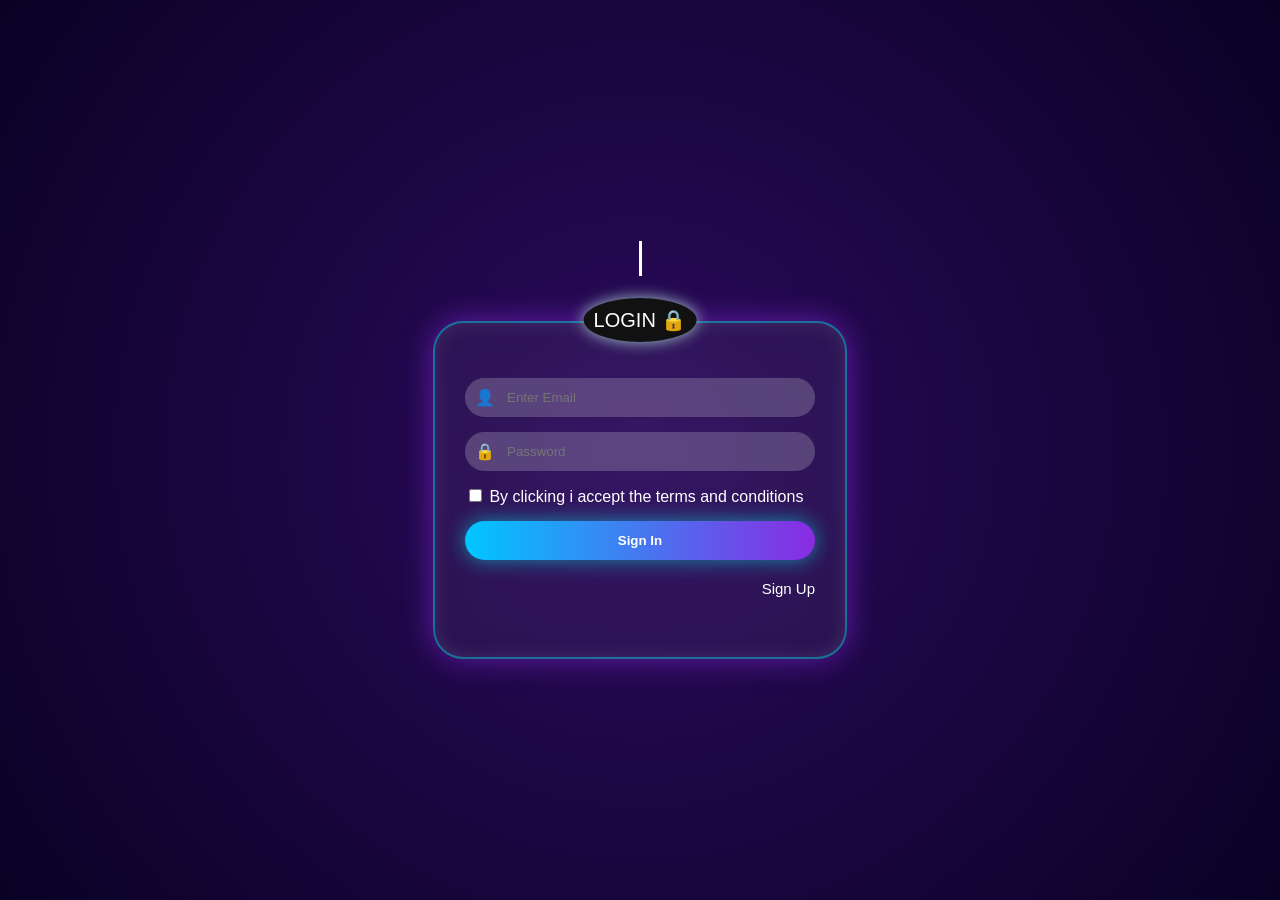
<file: index.html>
<!DOCTYPE html>
<html lang="en">
<head>
  <meta charset="UTF-8">
  <meta name="viewport" content="width=device-width, initial-scale=1.0">
  <title>Document</title>
  <link rel="stylesheet" href="login_register.css">
</head>

<body>

<div class="container">
  <div class="welcom">
    Welcome To BuyBee 🐝 
  </div>
  
  <div class="login-box">
    
    <div class="top-icon"> LOGIN
      🔒
    </div>

    <div class="input-box">
      
      <span >👤</span>
      <input type="email" placeholder="Enter Email" class="email">
    </div>

    <div class="input-box">
      <span>🔒</span>
      <input type="password" placeholder="Password" class="pass">
    </div>

    <div class="option">
      <label><input type="checkbox" class="consent"> By clicking i accept the terms and conditions</label>
     
    </div>

    <button onclick="loginUser()">Sign In</button>

    

  
  <div class="signup_op">
    
    <a href="signup.html" >Sign Up</a>

  </div>

</div>
<script src="login_register.js"></script>

</body>
</html>
</file>
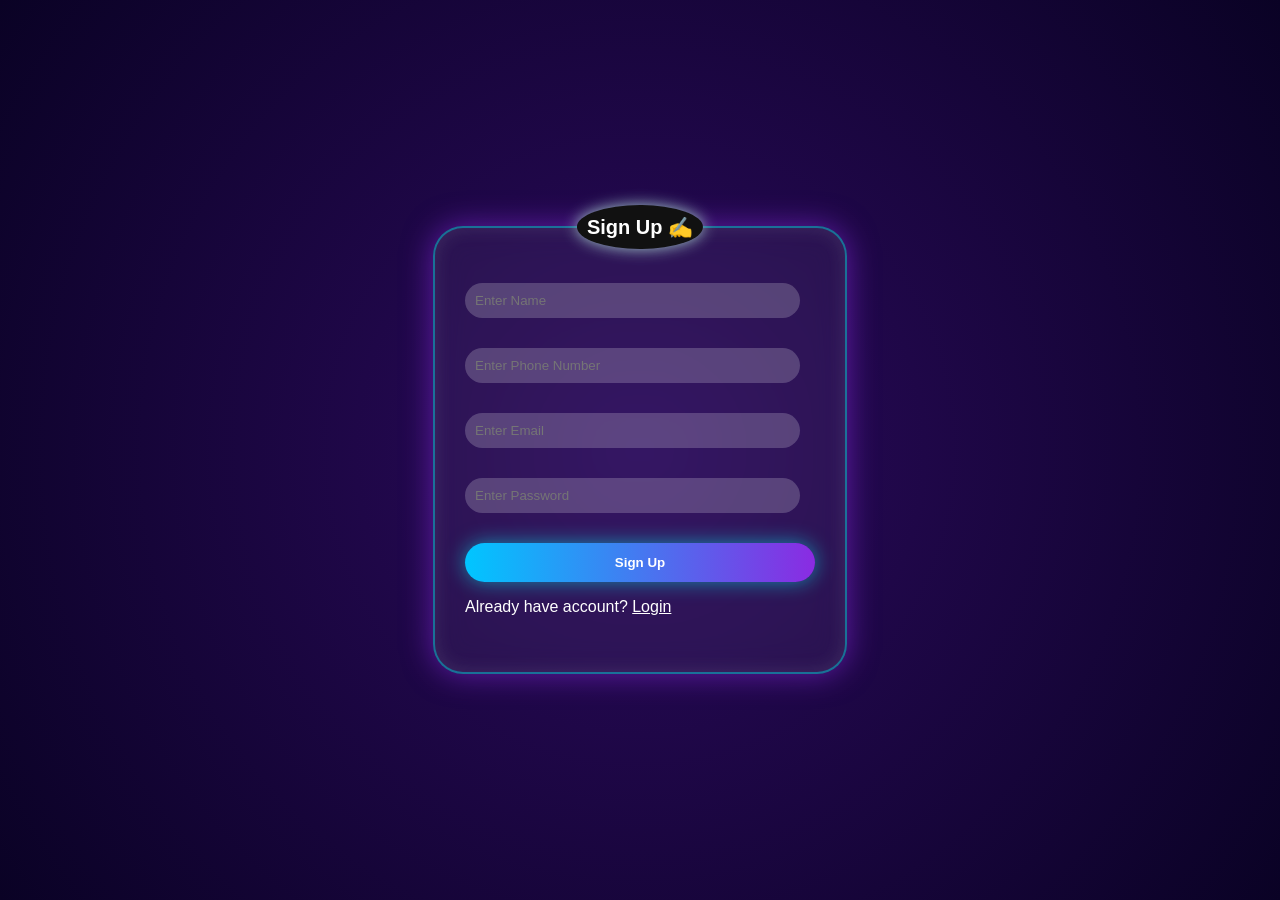
<file: signup.html>
<!DOCTYPE html>
<html lang="en">
<head>
  <meta charset="UTF-8">
  <meta name="viewport" content="width=device-width, initial-scale=1.0">
  <title>Document</title>
  <link rel="stylesheet" href="signup.css">
</head>
<body>

<div class="container">
  <h2 class="top-icon">Sign Up ✍️</h2>

  
  <input type="text" id="name" placeholder="Enter Name">
  <input type="tel" id="name" placeholder="Enter Phone Number">
  <input type="email" id="email" placeholder="Enter Email">
  <input type="password" id="password" placeholder="Enter Password">
  
  <button onclick="signupUser()">Sign Up</button>

  <p>Already have account? <a href="index.html" style="color: white;">Login</a></p>
</div>

<script src="signup.js"></script>

</body>
</html>
</file>
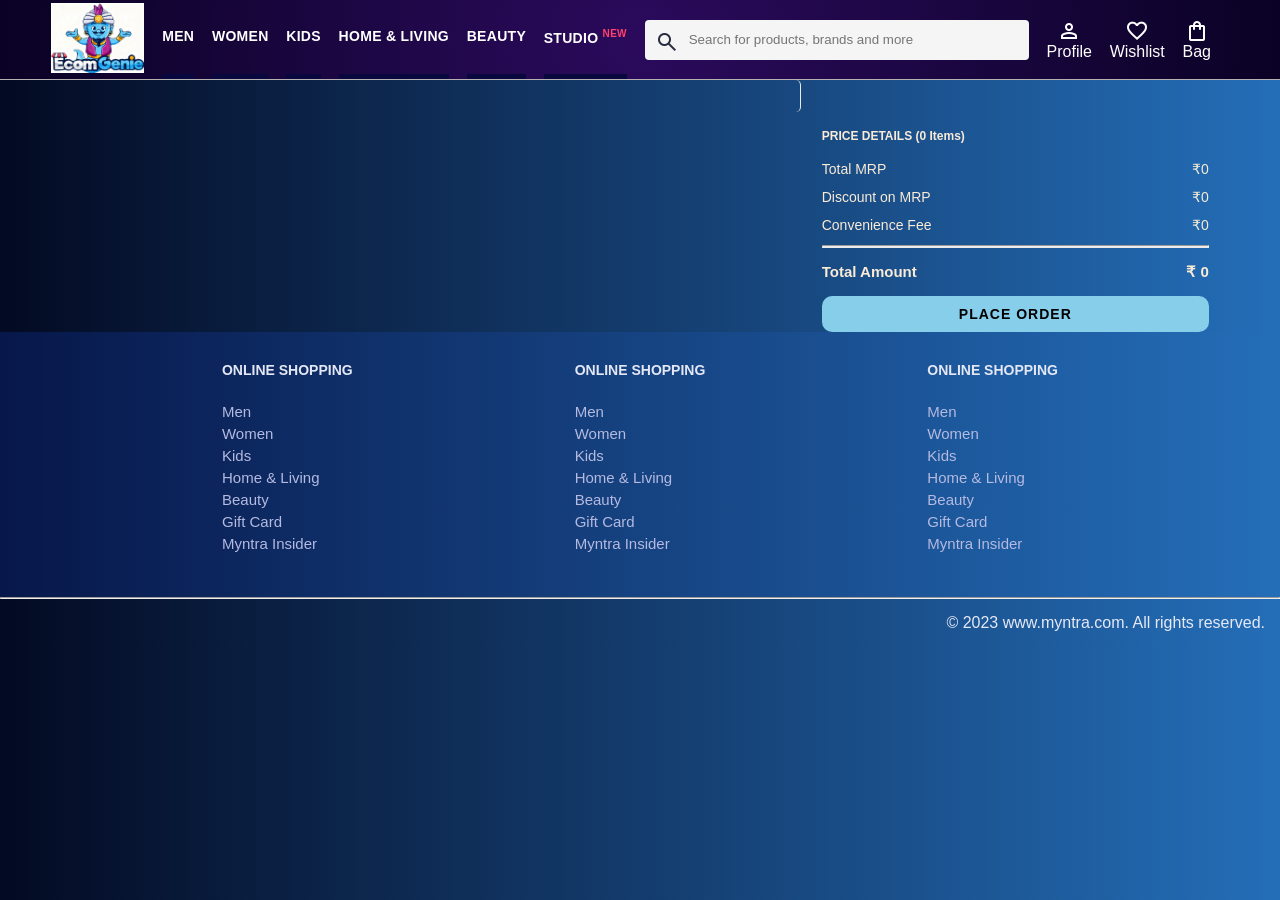
<file: pages/bag.html>
<!DOCTYPE html>
<html lang="en">
<head>
    <title>Myntra Clone</title>
    <link rel="stylesheet" href="../css/index.css">
    <link rel="stylesheet" href="../css/bag.css">
    <link rel="stylesheet" href="https://fonts.googleapis.com/css2?family=Material+Symbols+Outlined:opsz,wght,FILL,GRAD@20..48,100..700,0..1,-50..200" />
</head>
<body>
    <header>
        <div class="logo_container">
            <a href="../dashboard.html"><img class="myntra_home" src="../images/logo.jpg" alt="Myntra Home"></a>
        </div>
        <nav class="nav_bar">
            <a href="mens.html">Men</a>
            <a href="women.html">Women</a>
            <a href="kids.html">Kids</a>
            <a href="home_living.html">Home & Living</a>
            <a href="beauty.html">Beauty</a>
            <a href="studio.html">Studio <sup>New</sup></a>
        </nav>
         <div class="search_bar">
            <span class="material-symbols-outlined search_icon">search</span>
            <input class="search_input" placeholder="Search for products, brands and more" id="searchInput" onkeyup="searchProducts()">
        </div>
        <div class="action_bar">
            <div class="action_container" >
                <span class="material-symbols-outlined action_icon" style="color: white;">person</span>
                <span class="action_name" style="cursor: pointer; color: white;">Profile</span>

        
                 <div  class="dropdown">
                 <p onclick="logoutUser()" style="color: white;">Logout</p>
                 </div>
            </div>

            <a  href="wishlist.html"class="action_container">
                <span class="material-symbols-outlined action_icon" style="color: white;">favorite</span>
                <span class="action_name" style="color: white;">Wishlist</span>
            </a>

            <a class="action_container" href="pages/bag.html">
                <span class="material-symbols-outlined action_icon" style="color: white;">shopping_bag</span>
                <span class="action_name" style="color: white;">Bag</span>
                <span class="bag-item-count">0</span>
            </a>
        </div>
    </header>
    <main>
      <div class="bag-page">
        <div class="bag-items-container">
        

        </div>
        <div class="bag-summary">
         
          
        </div>

      </div>
    </main>
    <footer>
        <div class="footer_container">
            <div class="footer_column">
                <h3>ONLINE SHOPPING</h3>

                <a href="#">Men</a>
                <a href="#">Women</a>
                <a href="#">Kids</a>
                <a href="#">Home & Living</a>
                <a href="#">Beauty</a>
                <a href="#">Gift Card</a>
                <a href="#">Myntra Insider</a>
            </div>

            <div class="footer_column">
                <h3>ONLINE SHOPPING</h3>

                <a href="#">Men</a>
                <a href="#">Women</a>
                <a href="#">Kids</a>
                <a href="#">Home & Living</a>
                <a href="#">Beauty</a>
                <a href="#">Gift Card</a>
                <a href="#">Myntra Insider</a>
            </div>

            <div class="footer_column">
                <h3>ONLINE SHOPPING</h3>

                <a href="#">Men</a>
                <a href="#">Women</a>
                <a href="#">Kids</a>
                <a href="#">Home & Living</a>
                <a href="#">Beauty</a>
                <a href="#">Gift Card</a>
                <a href="#">Myntra Insider</a>
            </div>
        </div>
        <hr>

        <div class="copyright">
            © 2023 www.myntra.com. All rights reserved.
        </div>
    </footer>
    <script src="../data/item.js"></script>
    <script src="../scripts/index.js"></script>
    <script src="../scripts/bag.js"></script>
</body>
</html>
</file>
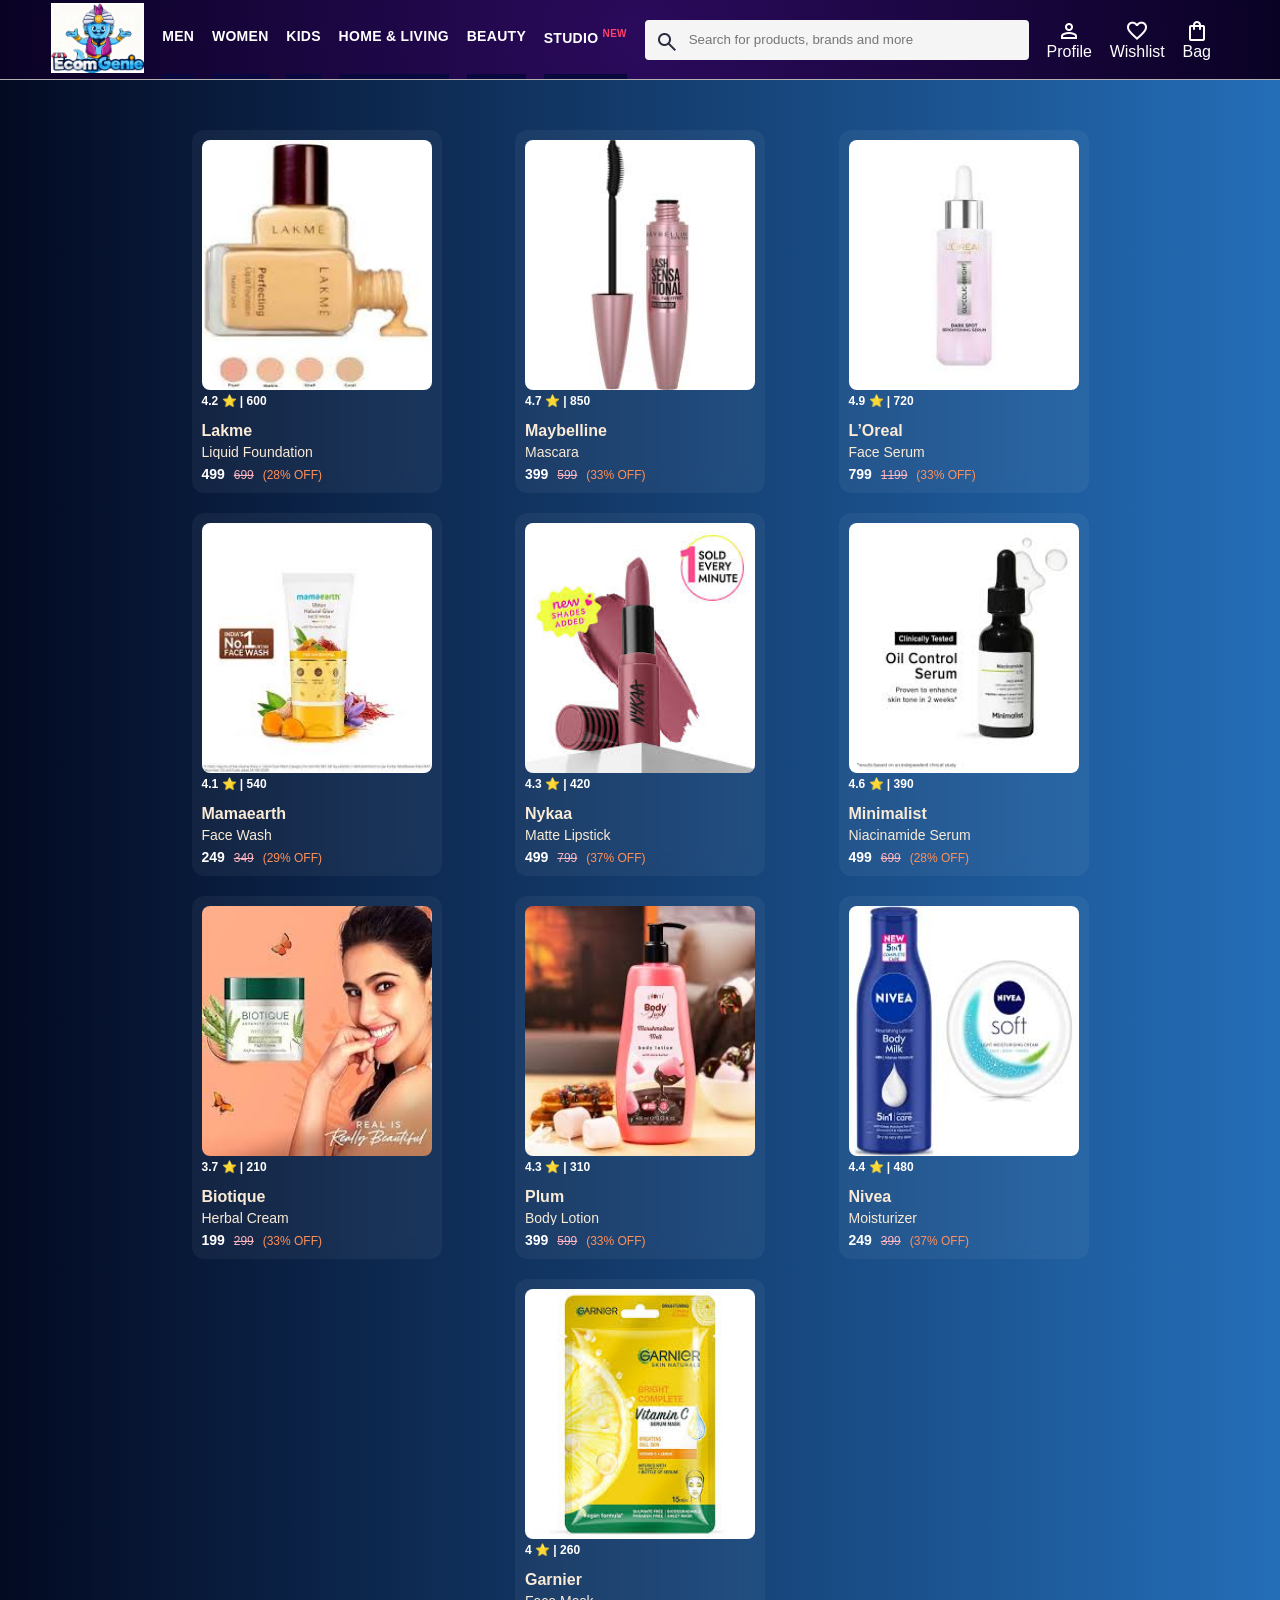
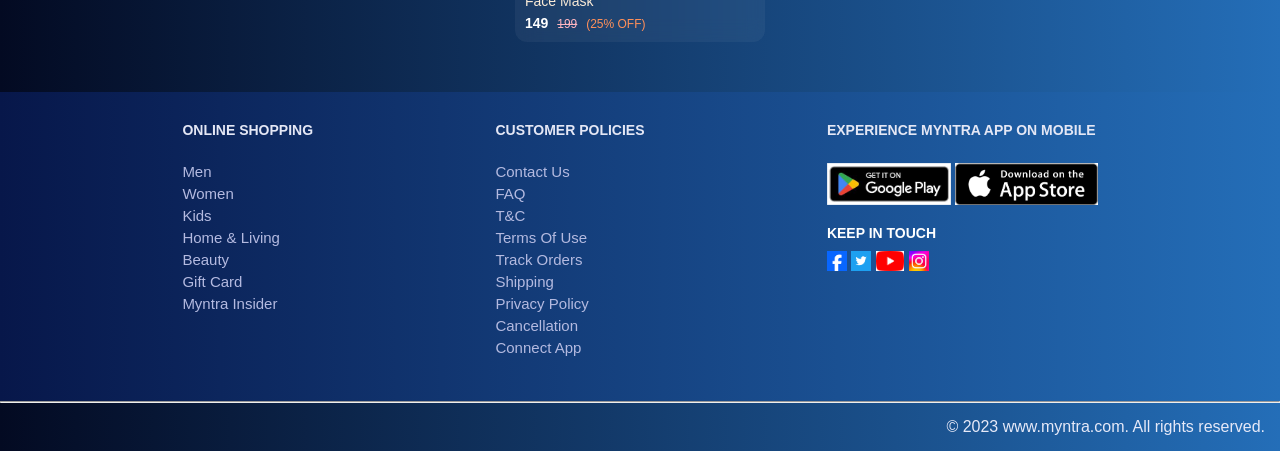
<file: pages/beauty.html>
<!DOCTYPE html>
<html lang="en">
<head>
    <meta charset="UTF-8">
    <meta name="viewport" content="width=device-width, initial-scale=1.0">
    <title>Document</title>
    <link rel="stylesheet" href="../css/index.css">
    <link rel="stylesheet" href="../css/bag.css">
    <link rel="stylesheet" href="https://fonts.googleapis.com/css2?family=Material+Symbols+Outlined:opsz,wght,FILL,GRAD@20..48,100..700,0..1,-50..200" />
</head>
<body>
     <header>
         <div class="logo_container">
            <a href="../dashboard.html"><img class="myntra_home" src="../images/logo.jpg" alt="Myntra Home"></a>
        </div>
        <nav class="nav_bar">
            <a href="mens.html">Men</a>
            <a href="women.html">Women</a>
            <a href="kids.html">Kids</a>
            <a href="home_living.html">Home & Living</a>
            <a href="beauty.html">Beauty</a>
            <a href="studio.html">Studio <sup>New</sup></a>
        </nav>
         <div class="search_bar">
            <span class="material-symbols-outlined search_icon">search</span>
            <input class="search_input" placeholder="Search for products, brands and more" id="searchInput" onkeyup="searchProducts()">
        </div>
        <div class="action_bar">
            <div class="action_container" >
                <span class="material-symbols-outlined action_icon" style="color: white;">person</span>
                <span class="action_name" style="cursor: pointer; color: white;">Profile</span>

        
                 <div  class="dropdown">
                 <p onclick="logoutUser()"style="color: white;">Logout</p>
                 </div>
            </div>

            <a href="wishlist.html"class="action_container">
                <span class="material-symbols-outlined action_icon" style="color: white;">favorite</span>
                <span class="action_name" style="color: white;">Wishlist</span>
            </a>

            <a class="action_container" href="bag.html">
                <span class="material-symbols-outlined action_icon" style="color: white;">shopping_bag</span>
                <span class="action_name" style="color: white;">Bag</span>
                <span class="bag-item-count" style="color: white;">0</span>
            </a>
        </div>
    </header>
    <main>
          <div class="beauty-container">

          </div>
    </main>
    <footer>
        <div class="footer_container">
            <div class="footer_column">
                <h3>ONLINE SHOPPING</h3>

                <a href="#">Men</a>
                <a href="#">Women</a>
                <a href="#">Kids</a>
                <a href="#">Home & Living</a>
                <a href="#">Beauty</a>
                <a href="#">Gift Card</a>
                <a href="#">Myntra Insider</a>
            </div>

            <div class="footer_column">
                <h3>CUSTOMER POLICIES</h3>

                <a href="#">Contact Us</a>
                <a href="#">FAQ</a>
                <a href="#">T&C</a>
                <a href="#">Terms Of Use</a>
                <a href="#">Track Orders</a>
                <a href="#">Shipping</a>
                <a href="#">Privacy Policy</a>
                <a href="#">Cancellation</a>
                <a href="#">Connect App</a>
            </div>

            <div class="footer_column">
                <h3>EXPERIENCE MYNTRA APP ON MOBILE</h3>
                <div class="app_icon">
                <a href="#"><img src="../images/google play.png" class="app_icon"></a>
                <a href="#"><img class="app_icon" src="../images/app store.png"></a>
                </div>
                <div class="social_heading">KEEP IN TOUCH</div>
                <div class="social_icon">
                    <a href="#"><img src="../images/facebook.png"></a>
                    <a href="#"><img src="../images/twitter.png"></a>
                    <a href="#"><img src="../images/youtube.png"></a>
                    <a href="#"><img src="../images/instagram.jpeg"></a>
                </div>

            </div>
        </div>
        <hr>
        
        <div class="copyright" >
            © 2023 www.myntra.com. All rights reserved.
        </div>
    </footer>
    
    
     <script src="../data/item.js"></script>
    

     <script src="../scripts/beauty.js"></script>
     <script src="../scripts/product_detail.js"></script>
     <script src="../scripts/index.js"></script>
</body>
</html>
</file>
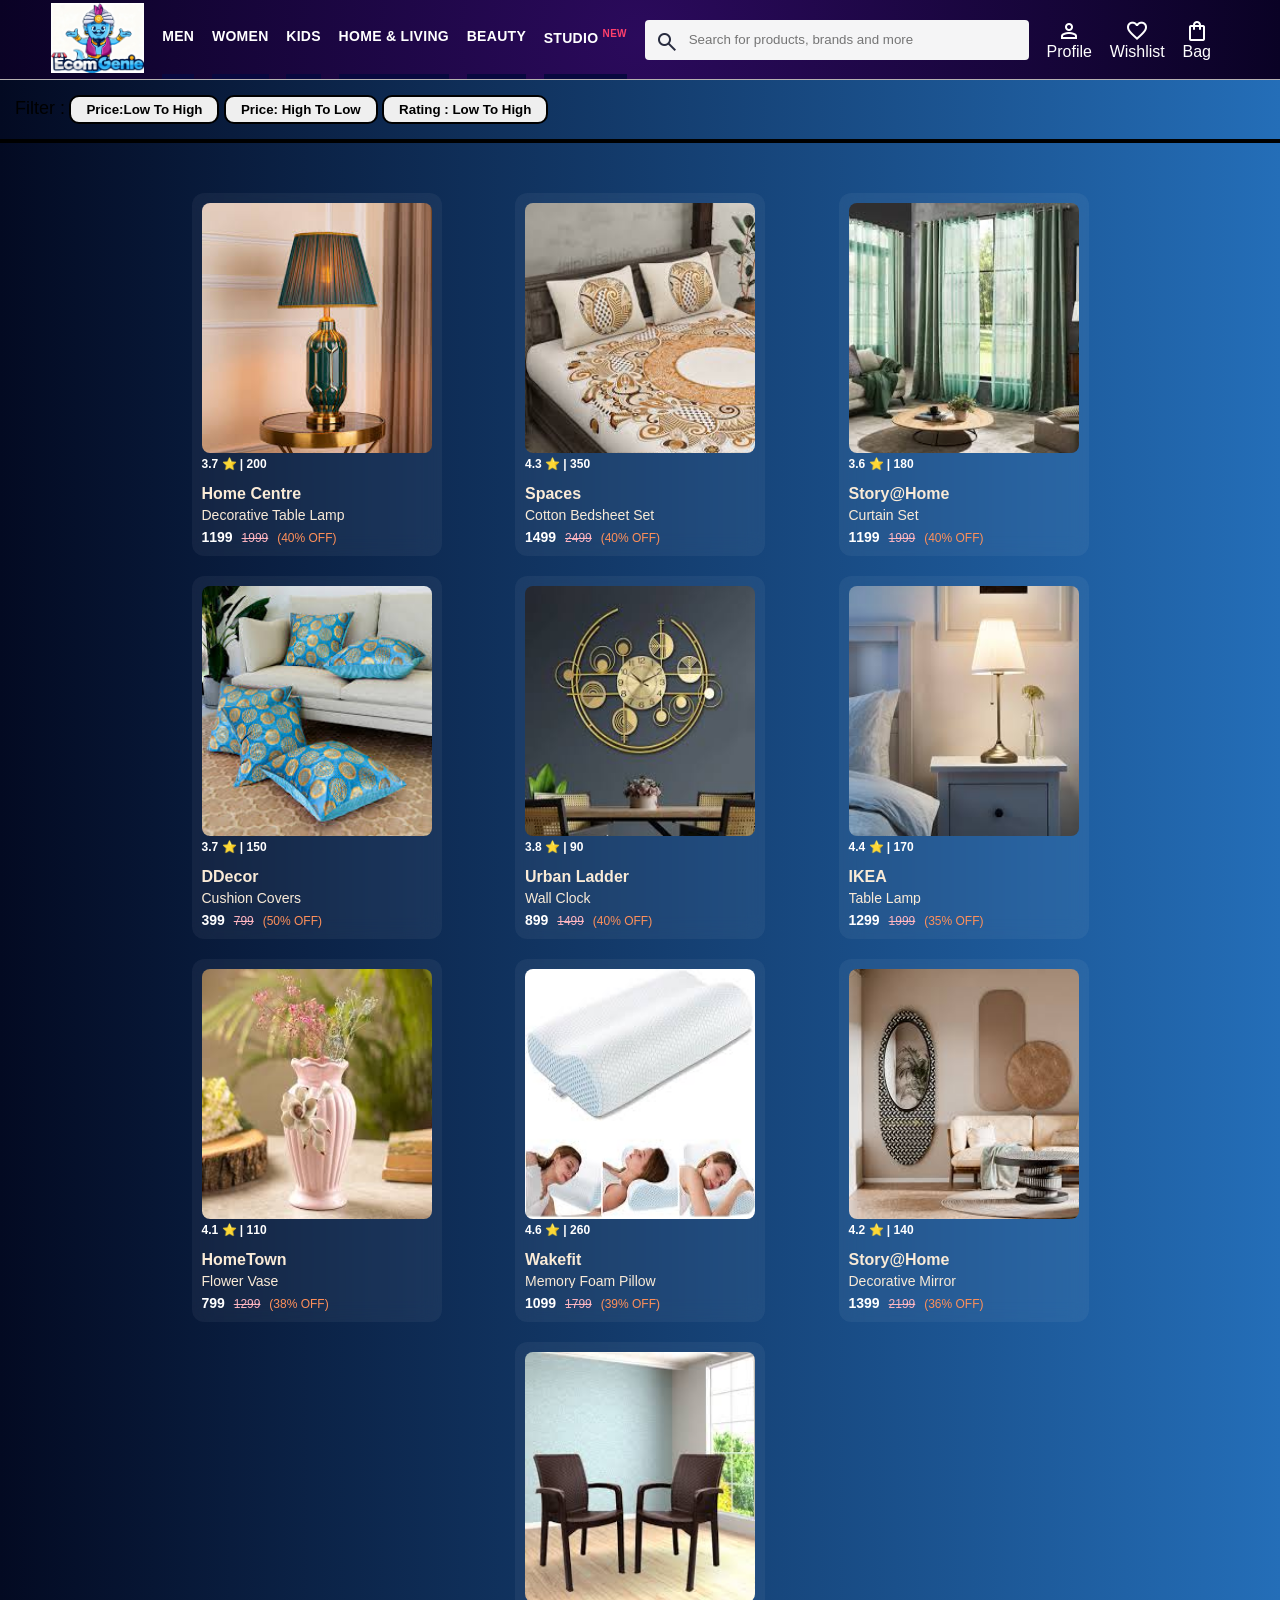
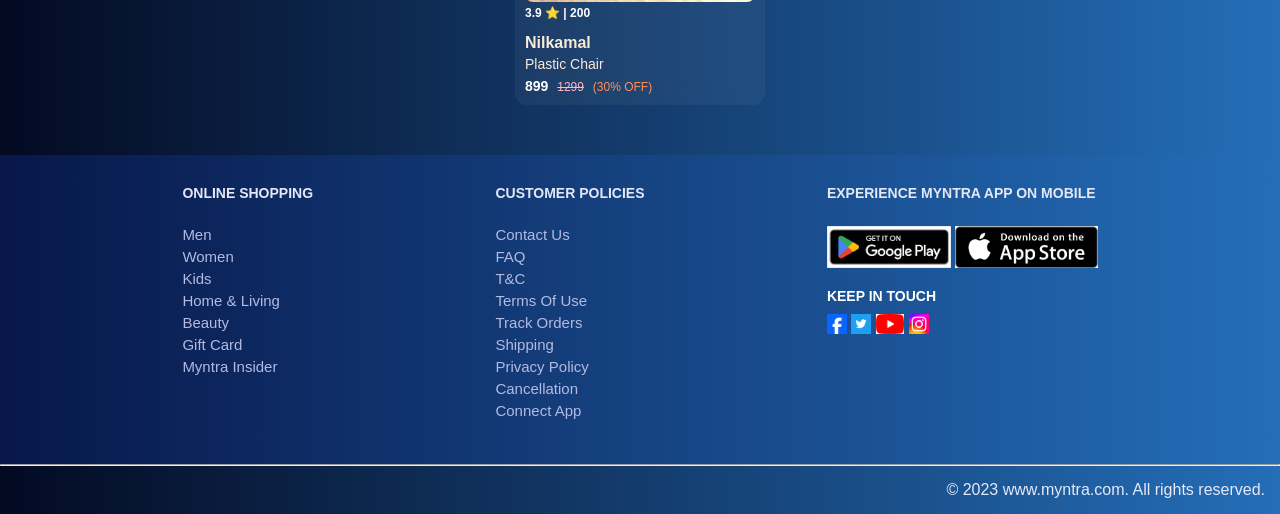
<file: pages/home_living.html>
<!DOCTYPE html>
<html lang="en">
<head>
    <meta charset="UTF-8">
    <meta name="viewport" content="width=device-width, initial-scale=1.0">
    <title>Document</title>
    <link rel="stylesheet" href="../css/index.css">
    <link rel="stylesheet" href="../css/bag.css">
    <link rel="stylesheet" href="https://fonts.googleapis.com/css2?family=Material+Symbols+Outlined:opsz,wght,FILL,GRAD@20..48,100..700,0..1,-50..200" />
</head>
<body>
     <header>
         <div class="logo_container">
            <a href="../dashboard.html"><img class="myntra_home" src="../images/logo.jpg" alt="Myntra Home"></a>
        </div>
        <nav class="nav_bar">
            <a href="mens.html">Men</a>
            <a href="women.html">Women</a>
            <a href="kids.html">Kids</a>
            <a href="home_living.html">Home & Living</a>
            <a href="beauty.html">Beauty</a>
            <a href="studio.html">Studio <sup>New</sup></a>
        </nav>
        <div class="search_bar">
            <span class="material-symbols-outlined search_icon">search</span>
            <input class="search_input" placeholder="Search for products, brands and more" id="searchInput" onkeyup="searchProducts()">
        </div>
        <div class="action_bar">
            <div class="action_container" >
                <span class="material-symbols-outlined action_icon" style="color: white;">person</span>
                <span class="action_name" style="cursor: pointer; color: white;">Profile</span>

        
                 <div  class="dropdown">
                 <p onclick="logoutUser()" style="color: white;">Logout</p>
                 </div>
            </div>

            <a href="wishlist.html"class="action_container">
                <span class="material-symbols-outlined action_icon" style="color: white;">favorite</span>
                <span class="action_name" style="color: white;">Wishlist</span>
            </a>

            <a class="action_container" href="../pages/bag.html">
                <span class="material-symbols-outlined action_icon" style="color: white;">shopping_bag</span>
                <span class="action_name" style="color: white;">Bag</span>
                <span class="bag-item-count" >0</span>
            </a>
        </div>
    </header>
    <main>
           <div class="filter_container">
            <span style="font-size: large;font-weight: 500;"> Filter :</span>
            <button onclick="sortLowToHigh()" style=" padding: 5px 15px ; border: 2px solid black; border-radius: 10px; font-weight: 600; cursor: pointer;">Price:Low To High</button>
            <button onclick="sortHighToLow()" style=" padding: 5px 15px ; border: 2px solid black; border-radius: 10px; font-weight: 600;cursor: pointer;">Price: High To Low</button>
            <button onclick="sortRating()" style=" padding: 5px 15px ; border: 2px solid black; border-radius: 10px; font-weight: 600;cursor: pointer;">Rating : Low To High</button>
          
        </div>


        </div>
        <hr style="border: 2px solid black;">
    <div class="home-container">

    </div>
    </main>
    <footer>
        <div class="footer_container">
            <div class="footer_column">
                <h3>ONLINE SHOPPING</h3>

                <a href="#">Men</a>
                <a href="#">Women</a>
                <a href="#">Kids</a>
                <a href="#">Home & Living</a>
                <a href="#">Beauty</a>
                <a href="#">Gift Card</a>
                <a href="#">Myntra Insider</a>
            </div>

            <div class="footer_column">
                <h3>CUSTOMER POLICIES</h3>

                <a href="#">Contact Us</a>
                <a href="#">FAQ</a>
                <a href="#">T&C</a>
                <a href="#">Terms Of Use</a>
                <a href="#">Track Orders</a>
                <a href="#">Shipping</a>
                <a href="#">Privacy Policy</a>
                <a href="#">Cancellation</a>
                <a href="#">Connect App</a>
            </div>

            <div class="footer_column">
                <h3>EXPERIENCE MYNTRA APP ON MOBILE</h3>
                <div class="app_icon">
                <a href="#"><img src="../images/google play.png" class="app_icon"></a>
                <a href="#"><img class="app_icon" src="../images/app store.png"></a>
                </div>
                <div class="social_heading">KEEP IN TOUCH</div>
                <div class="social_icon">
                    <a href="#"><img src="../images/facebook.png"></a>
                    <a href="#"><img src="../images/twitter.png"></a>
                    <a href="#"><img src="../images/youtube.png"></a>
                    <a href="#"><img src="../images/instagram.jpeg"></a>
                </div>

            </div>
        </div>
        <hr>
        
        <div class="copyright" >
            © 2023 www.myntra.com. All rights reserved.
        </div>
    </footer>
    <script src="../data/item.js"></script>
    <script src="../scripts/home_living.js"></script>
    <script src="../scripts/product_detail.js"></script>
    <script src="../scripts/index.js"></script>
   
    
</body>
</html>
</file>
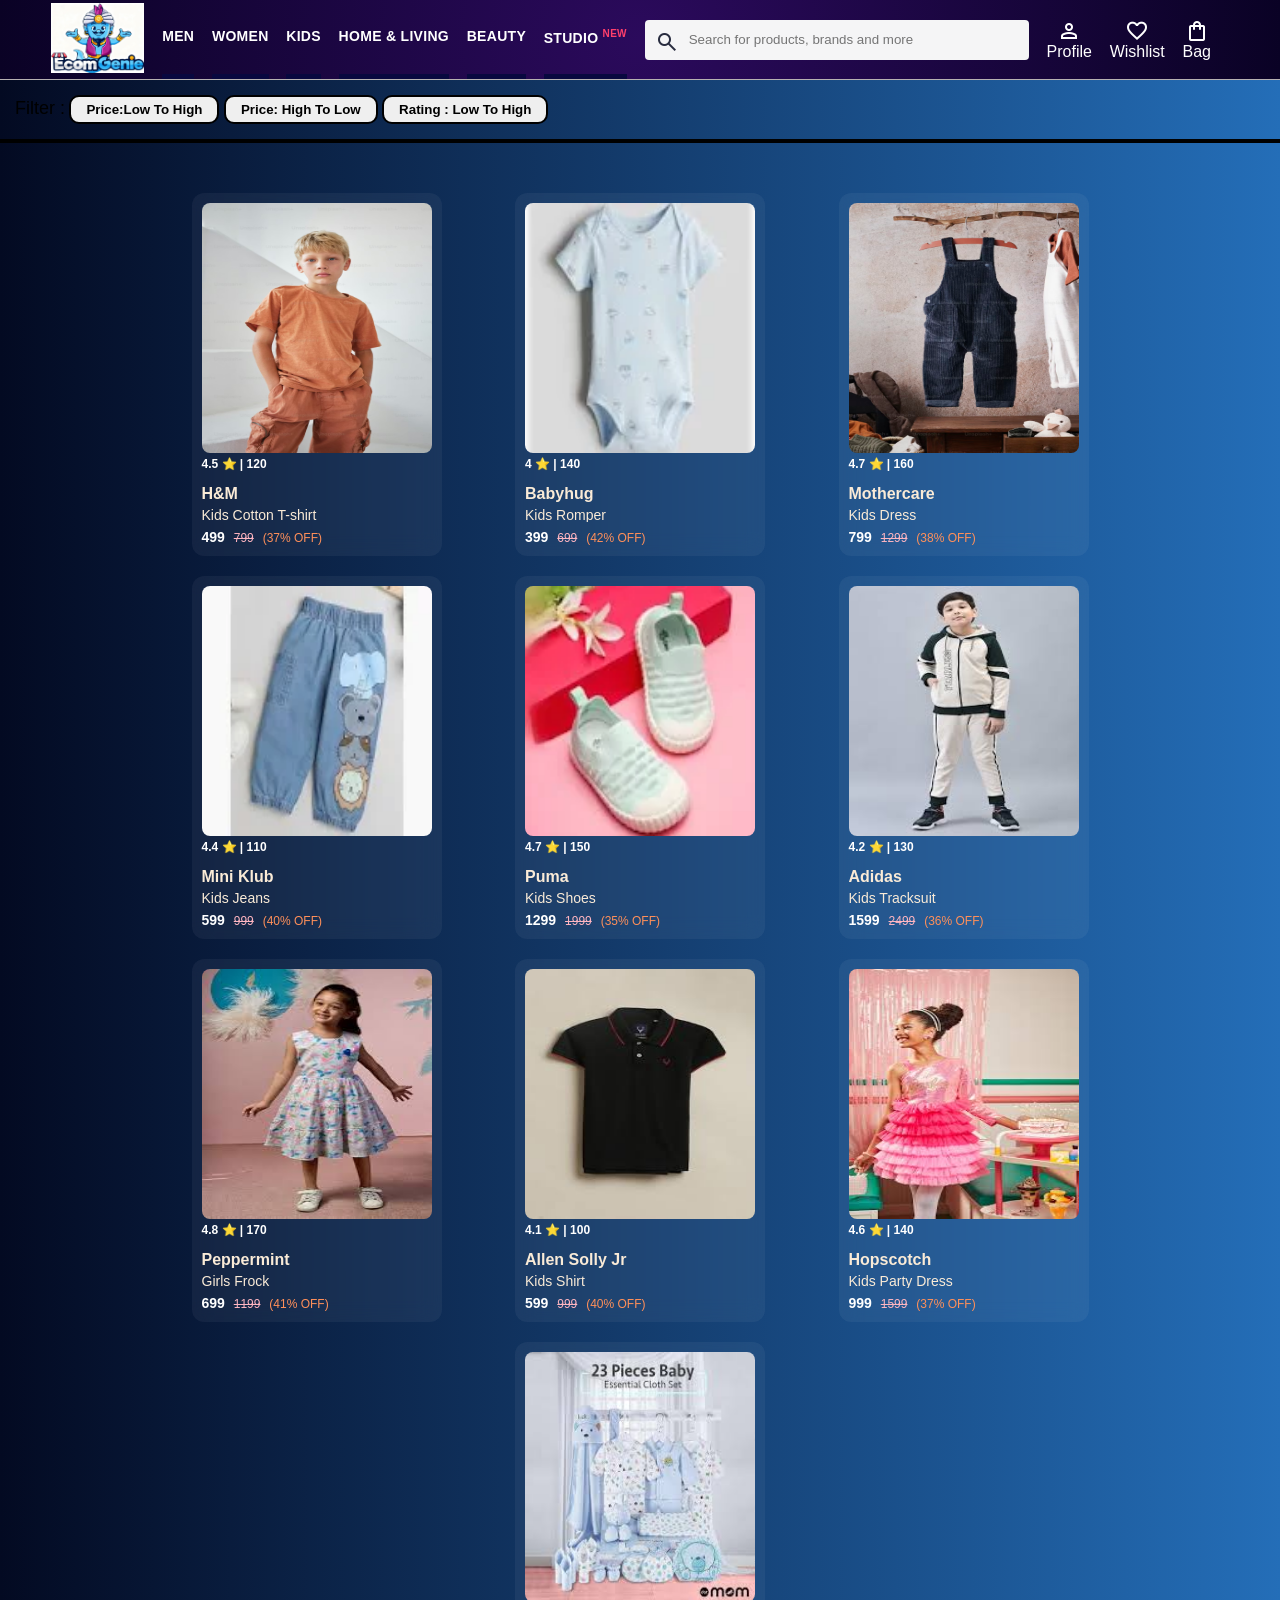
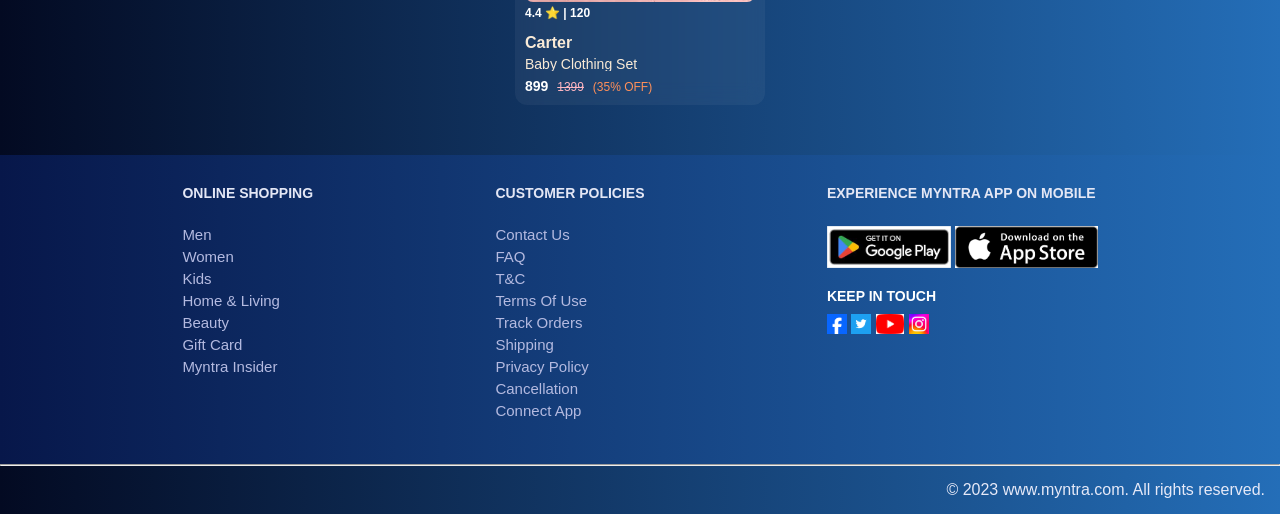
<file: pages/kids.html>
<!DOCTYPE html>
<html lang="en">
<head>
    <meta charset="UTF-8">
    <meta name="viewport" content="width=device-width, initial-scale=1.0">
    <title>Document</title>
    <link rel="stylesheet" href="../css/index.css">
    <link rel="stylesheet" href="../css/bag.css">
    <link rel="stylesheet" href="https://fonts.googleapis.com/css2?family=Material+Symbols+Outlined:opsz,wght,FILL,GRAD@20..48,100..700,0..1,-50..200" />
</head>
<body>
     <header>
         <div class="logo_container">
            <a href="../dashboard.html"><img class="myntra_home" src="../images/logo.jpg" alt="Myntra Home"></a>
        </div>
        <nav class="nav_bar">
            <a href="mens.html">Men</a>
            <a href="women.html">Women</a>
            <a href="kids.html">Kids</a>
            <a href="home_living.html">Home & Living</a>
            <a href="beauty.html">Beauty</a>
            <a href="studio.html">Studio <sup>New</sup></a>
        </nav>
         <div class="search_bar">
            <span class="material-symbols-outlined search_icon">search</span>
            <input class="search_input" placeholder="Search for products, brands and more" id="searchInput" onkeyup="searchProducts()">
        </div>
        <div class="action_bar">
           <div class="action_container" >
                <span class="material-symbols-outlined action_icon"style="color: white;">person</span>
                <span class="action_name" style="cursor: pointer; color: white;">Profile</span>

        
                 <div  class="dropdown">
                 <p onclick="logoutUser()" style="color: white;">Logout</p>
                 </div>
            </div>              
            

            <a href="wishlist.html" class="action_container">
                <span class="material-symbols-outlined action_icon"style="color: white;">favorite</span>
                <span class="action_name" style="color: white;">Wishlist</span>
            </a>

            <a class="action_container" href="../pages/bag.html">
                <span class="material-symbols-outlined action_icon" style="color: white;">shopping_bag</span>
                <span class="action_name" style="color: white;">Bag</span>
                <span class="bag-item-count">0</span>
            </a>
        </div>
    </header>
    <main>
           <div class="filter_container">
            <span style="font-size: large;font-weight: 500;"> Filter :</span>
            <button onclick="sortLowToHigh()" style=" padding: 5px 15px ; border: 2px solid black; border-radius: 10px; font-weight: 600; cursor: pointer;">Price:Low To High</button>
            <button onclick="sortHighToLow()" style=" padding: 5px 15px ; border: 2px solid black; border-radius: 10px; font-weight: 600;cursor: pointer;">Price: High To Low</button>
            <button onclick="sortRating()" style=" padding: 5px 15px ; border: 2px solid black; border-radius: 10px; font-weight: 600;cursor: pointer;">Rating : Low To High</button>
          
        </div>


        </div>
        <hr style="border: 2px solid black;">
    <div class="kid-container">

    </div>
    </main>
    <footer>
        <div class="footer_container">
            <div class="footer_column">
                <h3>ONLINE SHOPPING</h3>

                <a href="#">Men</a>
                <a href="#">Women</a>
                <a href="#">Kids</a>
                <a href="#">Home & Living</a>
                <a href="#">Beauty</a>
                <a href="#">Gift Card</a>
                <a href="#">Myntra Insider</a>
            </div>

            <div class="footer_column">
                <h3>CUSTOMER POLICIES</h3>

                <a href="#">Contact Us</a>
                <a href="#">FAQ</a>
                <a href="#">T&C</a>
                <a href="#">Terms Of Use</a>
                <a href="#">Track Orders</a>
                <a href="#">Shipping</a>
                <a href="#">Privacy Policy</a>
                <a href="#">Cancellation</a>
                <a href="#">Connect App</a>
            </div>

            <div class="footer_column">
                <h3>EXPERIENCE MYNTRA APP ON MOBILE</h3>
                <div class="app_icon">
                <a href="#"><img src="../images/google play.png" class="app_icon"></a>
                <a href="#"><img class="app_icon" src="../images/app store.png"></a>
                </div>
                <div class="social_heading">KEEP IN TOUCH</div>
                <div class="social_icon">
                    <a href="#"><img src="../images/facebook.png"></a>
                    <a href="#"><img src="../images/twitter.png"></a>
                    <a href="#"><img src="../images/youtube.png"></a>
                    <a href="#"><img src="../images/instagram.jpeg"></a>
                </div>

            </div>
        </div>
        <hr>
        
        <div class="copyright" >
            © 2023 www.myntra.com. All rights reserved.
        </div>
    </footer>
    <script src="../data/item.js"></script>
    <script src="../scripts/kids.js"></script>
    
    
    <script src="../scripts/product_detail.js"></script>
    <script src="../scripts/index.js"></script>
    
    
</body>
</html>
</file>
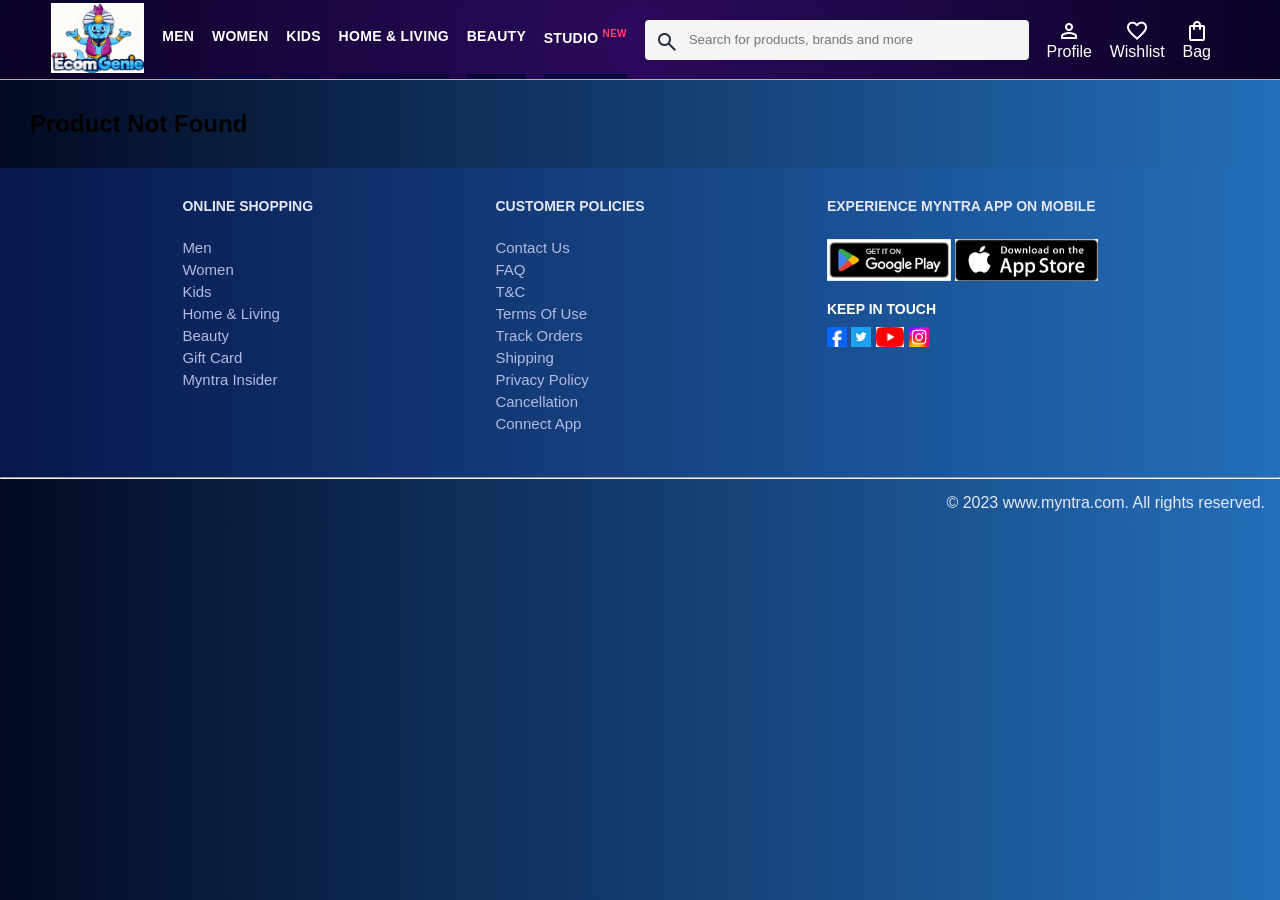
<file: pages/product_detail.html>
<!DOCTYPE html>
<html lang="en">
<head>
    <meta charset="UTF-8">
    <meta name="viewport" content="width=device-width, initial-scale=1.0">
    <title>Document</title>
    <link rel="stylesheet" href="../css/index.css">
    <link rel="stylesheet" href="../css/bag.css">
    <link rel="stylesheet" href="../css/product_detail.css">
    <link rel="stylesheet" href="https://fonts.googleapis.com/css2?family=Material+Symbols+Outlined:opsz,wght,FILL,GRAD@20..48,100..700,0..1,-50..200" />
</head>
<body>
    <header>
         <div class="logo_container">
            <a href="../dashboard.html"><img class="myntra_home" src="../images/logo.jpg" alt="Myntra Home"></a>
        </div>
        <nav class="nav_bar">
            <a href="mens.html">Men</a>
            <a href="women.html">Women</a>
            <a href="kids.html">Kids</a>
            <a href="home_living.html">Home & Living</a>
            <a href="beauty.html">Beauty</a>
            <a href="studio.html">Studio <sup>New</sup></a>
        </nav>
         <div class="search_bar">
            <span class="material-symbols-outlined search_icon">search</span>
            <input class="search_input" placeholder="Search for products, brands and more" id="searchInput" onkeyup="searchProducts()">
        </div>
        <div class="action_bar">
           <div class="action_container" >
                <span class="material-symbols-outlined action_icon"style="color: white;">person</span>
                <span class="action_name" style="cursor: pointer; color: white;">Profile</span>

        
                 <div  class="dropdown">
                 <p onclick="logoutUser()"style="color: white;">Logout</p>
                 </div>
            </div>  
            

            <a  href="../pages/wishlist.html" class="action_container" >
                <span class="material-symbols-outlined action_icon"style="color: white;">favorite</span>
                <span class="action_name"style="color: white;">Wishlist</span>
            </a>

            <a class="action_container" href="../pages/bag.html">
                <span class="material-symbols-outlined action_icon" style="color: white;">shopping_bag</span>
                <span class="action_name" style="color: white;">Bag</span>
                <span class="bag-item-count">0</span>
            </a>
        </div>
    </header>

<main>
    <div class="product-details">

    </div> 
</main>
 <footer>
        <div class="footer_container">
            <div class="footer_column">
                <h3>ONLINE SHOPPING</h3>

                <a href="#">Men</a>
                <a href="#">Women</a>
                <a href="#">Kids</a>
                <a href="#">Home & Living</a>
                <a href="#">Beauty</a>
                <a href="#">Gift Card</a>
                <a href="#">Myntra Insider</a>
            </div>

            <div class="footer_column">
                <h3>CUSTOMER POLICIES</h3>

                <a href="#">Contact Us</a>
                <a href="#">FAQ</a>
                <a href="#">T&C</a>
                <a href="#">Terms Of Use</a>
                <a href="#">Track Orders</a>
                <a href="#">Shipping</a>
                <a href="#">Privacy Policy</a>
                <a href="#">Cancellation</a>
                <a href="#">Connect App</a>
            </div>

            <div class="footer_column">
                <h3>EXPERIENCE MYNTRA APP ON MOBILE</h3>
                <div class="app_icon">
                <a href="#"><img src="../images/google play.png" class="app_icon"></a>
                <a href="#"><img class="app_icon" src="../images/app store.png"></a>
                </div>
                <div class="social_heading">KEEP IN TOUCH</div>
                <div class="social_icon">
                    <a href="#"><img src="../images/facebook.png"></a>
                    <a href="#"><img src="../images/twitter.png"></a>
                    <a href="#"><img src="../images/youtube.png"></a>
                    <a href="#"><img src="../images/instagram.jpeg"></a>
                </div>

            </div>
        </div>
        <hr>

        <div class="copyright">
            © 2023 www.myntra.com. All rights reserved.
        </div>
    </footer>
    <script src="../data/item.js"></script>
      <script src="../scripts/product_detail.js"></script>

    <script src="../scripts/index.js"></script>
    <script src="../scripts/wishlist.js"></script>
    
  
   
</body>
</html>
</file>
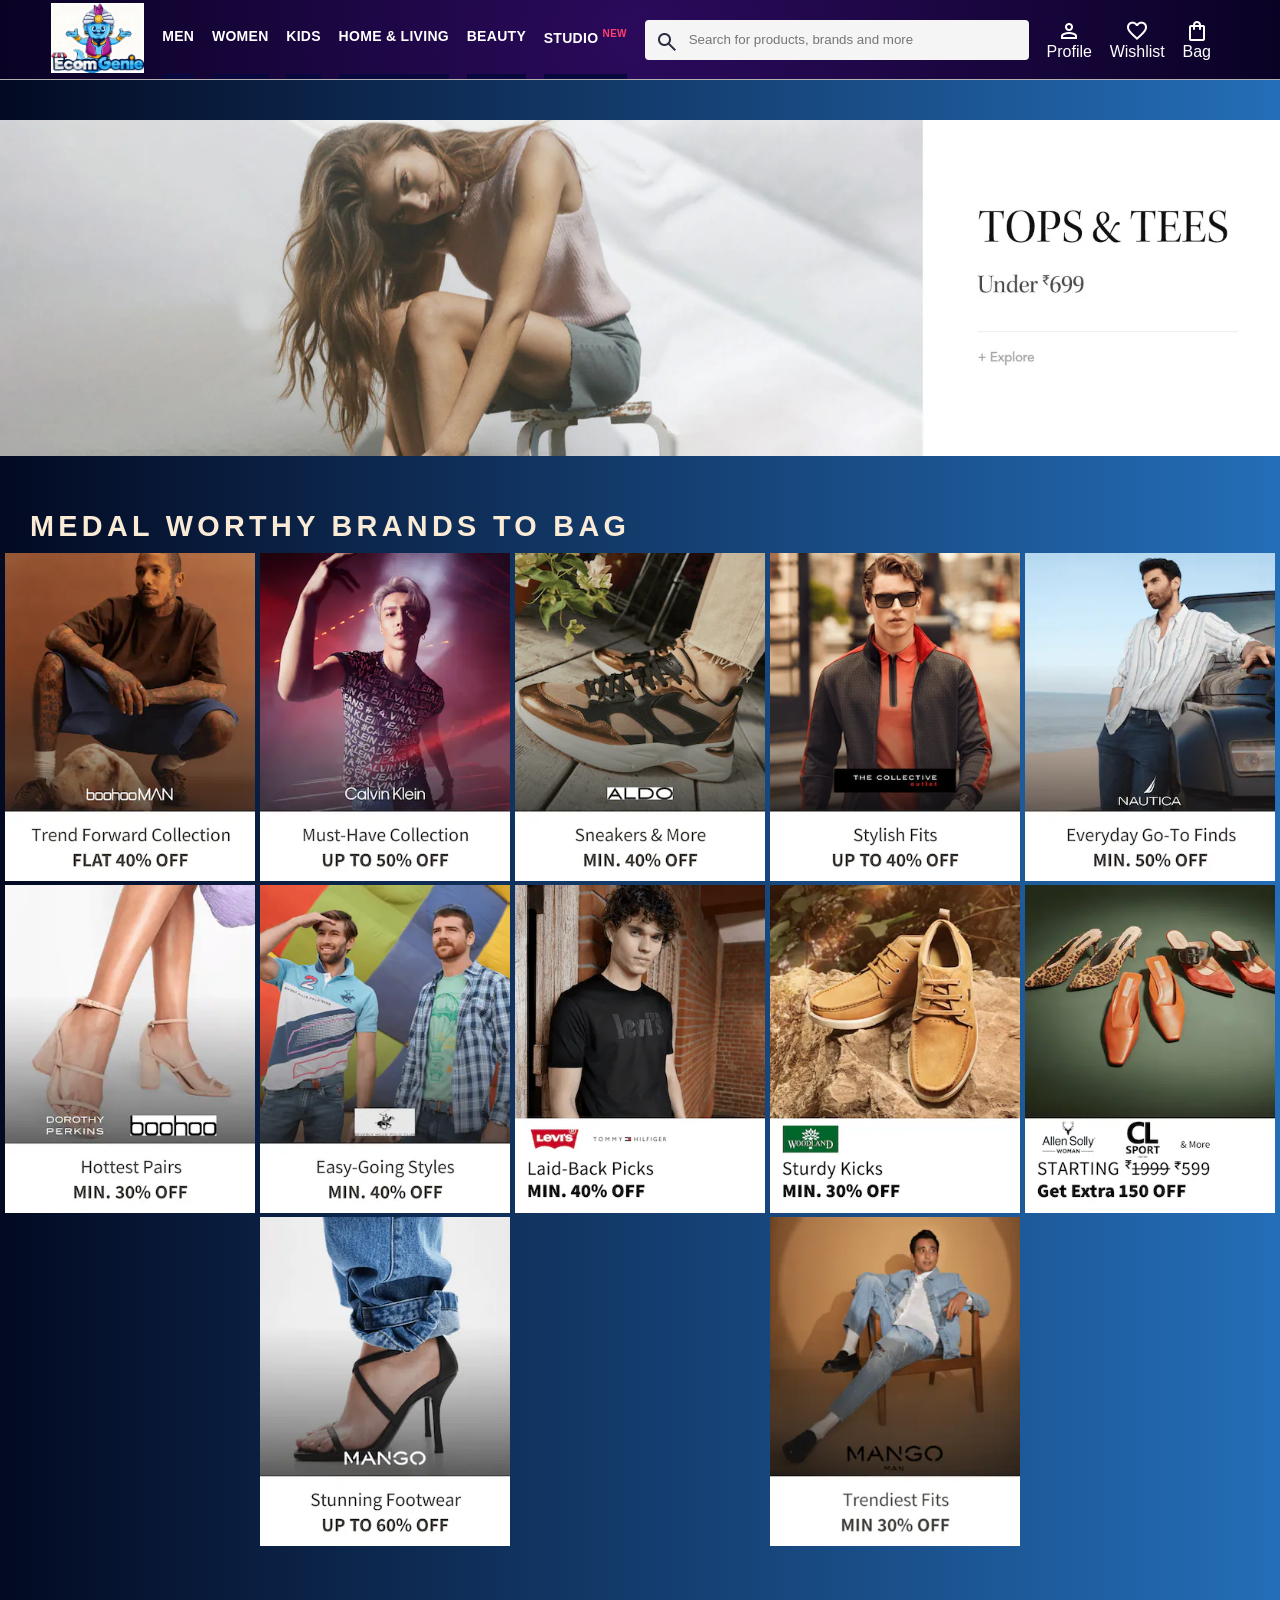
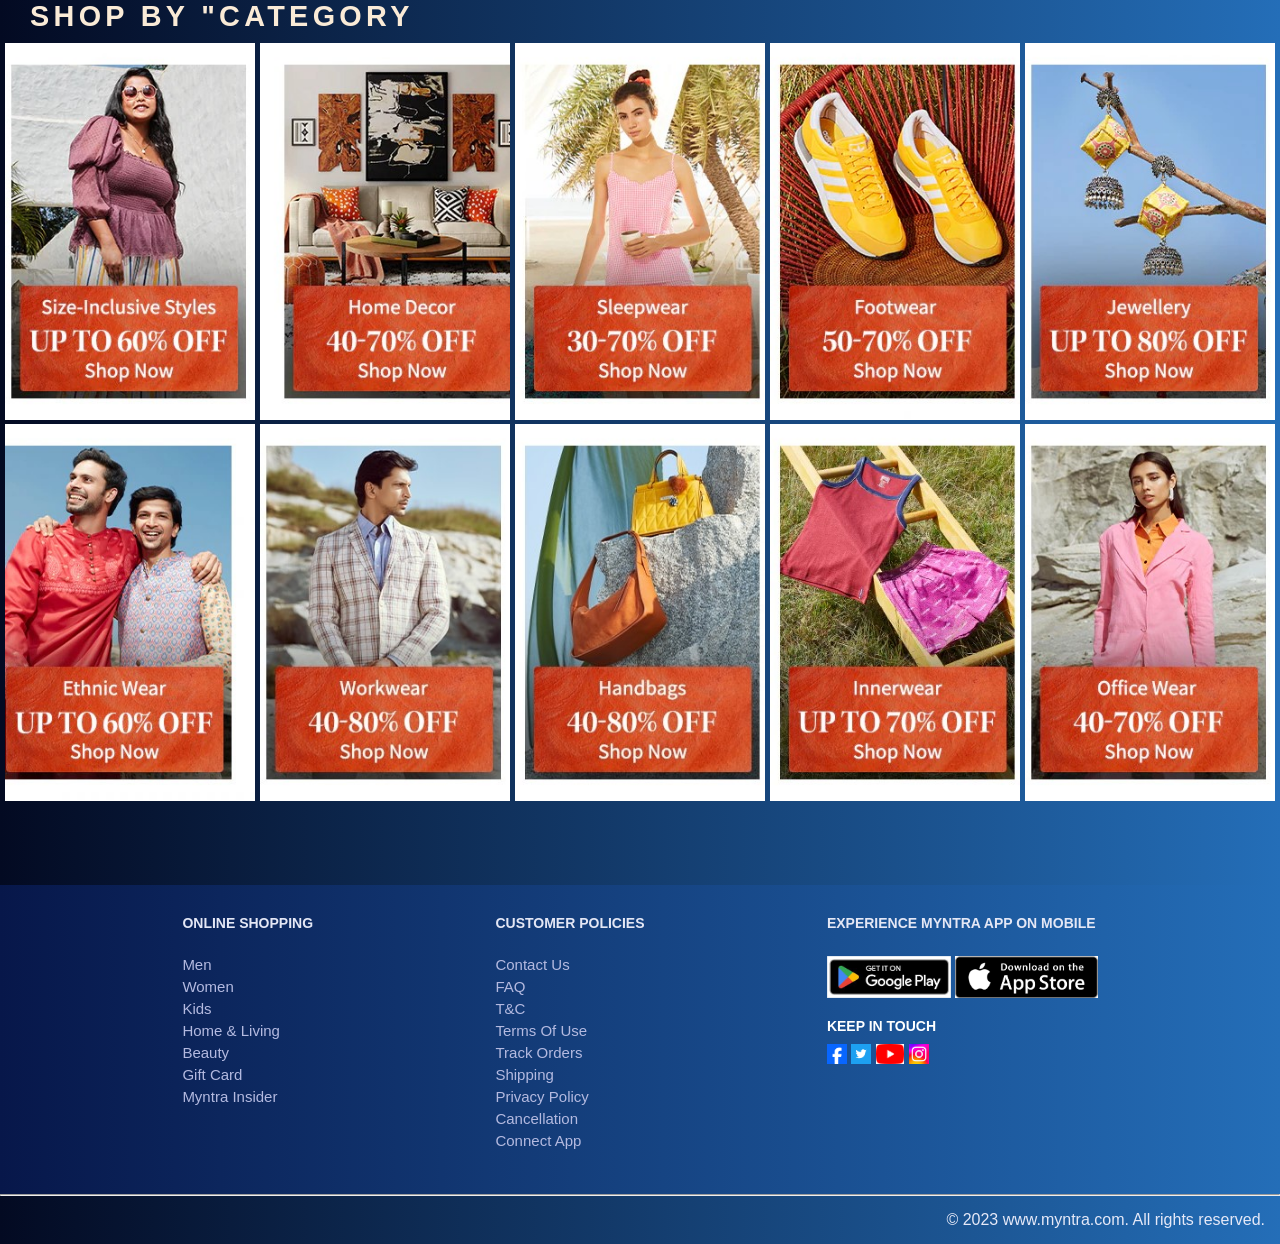
<file: pages/studio.html>
<!DOCTYPE html>
<html lang="en">
<head>
    <meta charset="UTF-8">
    <meta name="viewport" content="width=device-width, initial-scale=1.0">
    <title>Document</title>
    <link rel="stylesheet" href="../css/index.css">
    <link rel="stylesheet" href="../css/bag.css">
    <link rel="stylesheet" href="https://fonts.googleapis.com/css2?family=Material+Symbols+Outlined:opsz,wght,FILL,GRAD@20..48,100..700,0..1,-50..200" />
</head>
<body>
     <header>
         <div class="logo_container">
            <a href="../dashboard.html"><img class="myntra_home" src="../images/logo.jpg" alt="Myntra Home"></a>
        </div>
        <nav class="nav_bar">
            <a href="mens.html">Men</a>
            <a href="women.html">Women</a>
            <a href="kids.html">Kids</a>
            <a href="home_living.html">Home & Living</a>
            <a href="beauty.html">Beauty</a>
            <a href="studio.html">Studio <sup>New</sup></a>
        </nav>
        <div class="search_bar">
            <span class="material-symbols-outlined search_icon">search</span>
            <input class="search_input" placeholder="Search for products, brands and more" id="searchInput" onkeyup="searchProducts()">
        </div>
        <div class="action_bar">
           <div class="action_container" >
                <span class="material-symbols-outlined action_icon"style="color: white;">person</span>
                <span class="action_name" style="cursor: pointer;color: white;">Profile</span>

        
                 <div  class="dropdown">
                 <p onclick="logoutUser()"style="color: white;">Logout</p>
                 </div>
            </div>

            <a href="wishlist.html" class="action_container">
                <span class="material-symbols-outlined action_icon"style="color: white;">favorite</span>
                <span class="action_name"style="color: white;">Wishlist</span>
            </a>

            <a class="action_container" href="../pages/bag.html">
                <span class="material-symbols-outlined action_icon" style="color: white;">shopping_bag</span>
                <span class="action_name"style="color: white;">Bag</span>
                <span class="bag-item-count">0</span>
            </a>
        </div>
    </header>
    <main>
        <div class="banner_container">
        <img class="banner_image" src="../images/banner.jpg"  alt="Main Banner">
        </div>
        <div class="category_heading">MEDAL WORTHY BRANDS TO BAG</div>
        <div class="category_items">
            <a href="mens.html"><img class="sale_item" src="../images/offer/offer/1.png"></a>
            <a href="mens.html"><img class="sale_item" src="../images/offer/offer/2.png"></a>
            <a href="mens.html"><img class="sale_item" src="../images/offer/offer/3.png"></a>
            <a href="mens.html"><img class="sale_item" src="../images/offer/offer/4.png"></a>
            <a href="mens.html"><img class="sale_item" src="../images/offer/offer/5.png"></a>
            <a href="mens.html"><img class="sale_item" src="../images/offer/offer/6.png"></a>
            <a href="mens.html"><img class="sale_item" src="../images/offer/offer/7.png"></a>
            <a href="mens.html"><img class="sale_item" src="../images/offer/offer/8.png"></a>
            <a href="mens.html"><img class="sale_item" src="../images/offer/offer/9.png"></a>
            <a href="mens.html"><img class="sale_item" src="../images/offer/offer/10.png"></a>
            <a href="mens.html"><img class="sale_item" src="../images/offer/offer/11.png"></a>
            <a href="mens.html"><img class="sale_item" src="../images/offer/offer/12.png"></a>
        </div>

        <div class="category_heading">SHOP BY "category</div>
        <div class="category_items">
            <a href="women.html"><img class="sale_item" src="../images/category/1.jpg"></a>
            <a href="women.html"><img class="sale_item" src="../images/category/2.jpg"></a>
            <a href="women.html"><img class="sale_item" src="../images/category/3.jpg"></a>
            <a href="women.html"><img class="sale_item" src="../images/category/4.jpg"></a>
            <a href="women.html"><img class="sale_item" src="../images/category/5.jpg"></a>
            <a href="women.html"><img class="sale_item" src="../images/category/6.jpg"></a>
            <a href="women.html"><img class="sale_item" src="../images/category/7.jpg"></a>
            <a href="women.html"><img class="sale_item" src="../images/category/8.jpg"></a>
            <a href="women.html"><img class="sale_item" src="../images/category/9.jpg"></a>
            <a href="women.html"><img class="sale_item" src="../images/category/10.jpg"></a>
        </div>
    
    <div class="studio-container">

    </div>

    </main>
         <footer>
        <div class="footer_container">
            <div class="footer_column">
                <h3>ONLINE SHOPPING</h3>

                <a href="#">Men</a>
                <a href="#">Women</a>
                <a href="#">Kids</a>
                <a href="#">Home & Living</a>
                <a href="#">Beauty</a>
                <a href="#">Gift Card</a>
                <a href="#">Myntra Insider</a>
            </div>

            <div class="footer_column">
                <h3>CUSTOMER POLICIES</h3>

                <a href="#">Contact Us</a>
                <a href="#">FAQ</a>
                <a href="#">T&C</a>
                <a href="#">Terms Of Use</a>
                <a href="#">Track Orders</a>
                <a href="#">Shipping</a>
                <a href="#">Privacy Policy</a>
                <a href="#">Cancellation</a>
                <a href="#">Connect App</a>
            </div>

            <div class="footer_column">
                <h3>EXPERIENCE MYNTRA APP ON MOBILE</h3>
                <div class="app_icon">
                <a href="#"><img src="../images/google play.png" class="app_icon"></a>
                <a href="#"><img class="app_icon" src="../images/app store.png"></a>
                </div>
                <div class="social_heading">KEEP IN TOUCH</div>
                <div class="social_icon">
                    <a href="#"><img src="../images/facebook.png"></a>
                    <a href="#"><img src="../images/twitter.png"></a>
                    <a href="#"><img src="../images/youtube.png"></a>
                    <a href="#"><img src="../images/instagram.jpeg"></a>
                </div>

            </div>
        </div>
        <hr>

        <div class="copyright">
            © 2023 www.myntra.com. All rights reserved.
        </div>
    </footer>
    <script src="../data/item.js"></script>
    <script src="../scripts/studio.js"></script>
    <script src="../scripts/index.js"></script>
    
</body>
</html>
</file>
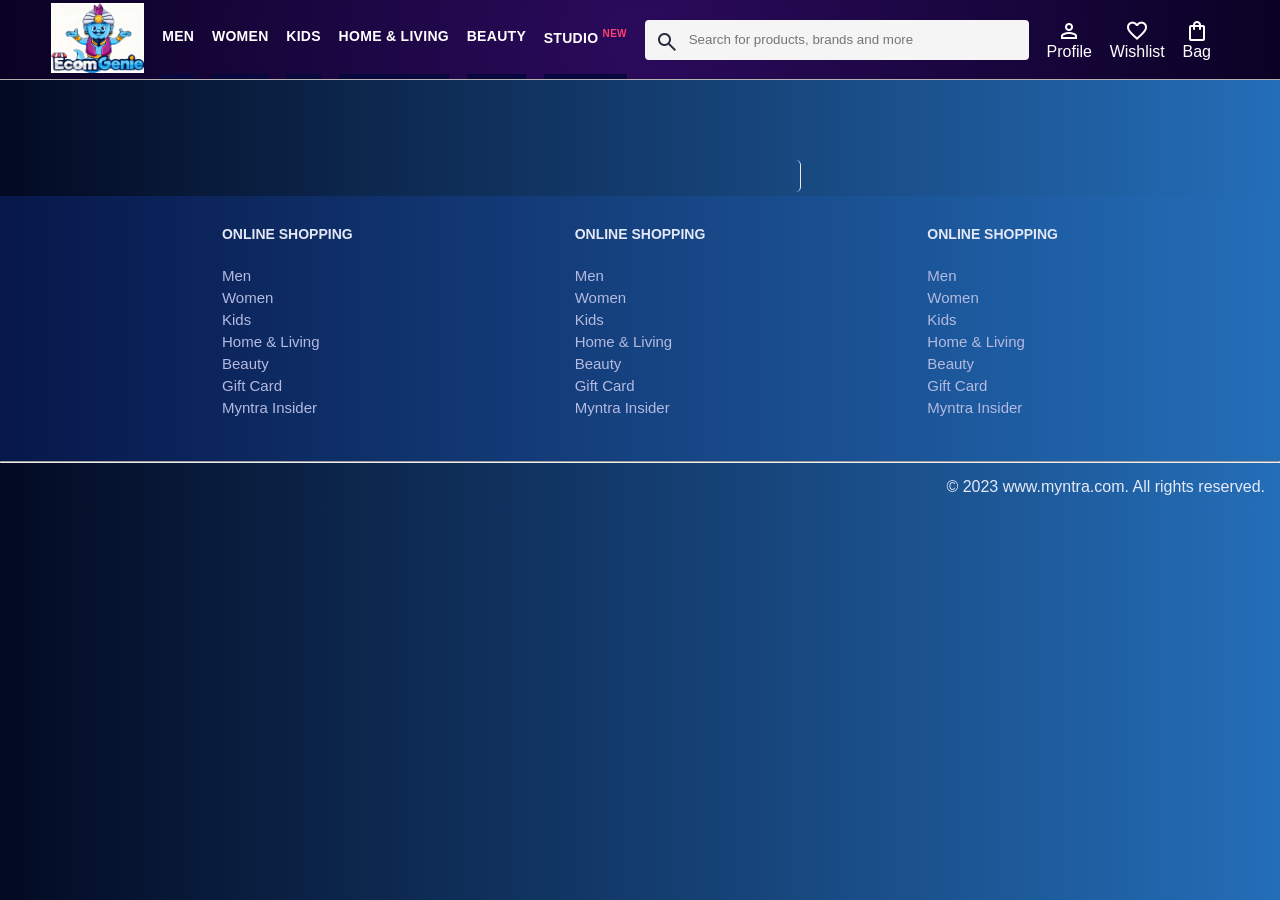
<file: pages/wishlist.html>
<!DOCTYPE html>
<html lang="en">
<head>
    <title>Myntra Clone</title>
    <link rel="stylesheet" href="../css/index.css">
    <link rel="stylesheet" href="../css/bag.css">
    <link rel="stylesheet" href="https://fonts.googleapis.com/css2?family=Material+Symbols+Outlined:opsz,wght,FILL,GRAD@20..48,100..700,0..1,-50..200" />
</head>
<body>
    <header>
        <div class="logo_container">
            <a href="../dashboard.html"><img class="myntra_home" src="../images/logo.jpg" alt="Myntra Home"></a>
        </div>
        <nav class="nav_bar">
            <a href="mens.html">Men</a>
            <a href="women.html">Women</a>
            <a href="kids.html">Kids</a>
            <a href="home_living.html">Home & Living</a>
            <a href="beauty.html">Beauty</a>
            <a href="studio.html">Studio <sup>New</sup></a>
        </nav>
         <div class="search_bar">
            <span class="material-symbols-outlined search_icon">search</span>
            <input class="search_input" placeholder="Search for products, brands and more" id="searchInput" onkeyup="searchProducts()">
        </div>
        <div class="action_bar">
           <div class="action_container" >
                <span class="material-symbols-outlined action_icon"style="color: white;">person</span>
                <span class="action_name" style="cursor: pointer;color: white;">Profile</span>

        
                 <div  class="dropdown">
                 <p onclick="logoutUser()"style="color: white;">Logout</p>
                 </div>
            </div>

            <a  href="wishlist.html"class="action_container">
                <span class="material-symbols-outlined action_icon"style="color: white;">favorite</span>
                <span class="action_name"style="color: white;">Wishlist</span>
            </a>

            <a class="action_container" href="../pages/bag.html">
                <span class="material-symbols-outlined action_icon" style="color: white;">shopping_bag</span>
                <span class="action_name" style="color: white;">Bag</span>
                <span class="bag-item-count">0</span>
            </a>
        </div>
    </header>
    <main>

        <div class="wishlist-item" 
         >
           
        </div>
   

      <div class="bag-page">
        <div class="bag-items-container">
          
        </div>
        <div class="bag-summary">
         
        </div>

      </div>

    </main>
    <footer>
        <div class="footer_container">
            <div class="footer_column">
                <h3>ONLINE SHOPPING</h3>

                <a href="#">Men</a>
                <a href="#">Women</a>
                <a href="#">Kids</a>
                <a href="#">Home & Living</a>
                <a href="#">Beauty</a>
                <a href="#">Gift Card</a>
                <a href="#">Myntra Insider</a>
            </div>

            <div class="footer_column">
                <h3>ONLINE SHOPPING</h3>

                <a href="#">Men</a>
                <a href="#">Women</a>
                <a href="#">Kids</a>
                <a href="#">Home & Living</a>
                <a href="#">Beauty</a>
                <a href="#">Gift Card</a>
                <a href="#">Myntra Insider</a>
            </div>

            <div class="footer_column">
                <h3>ONLINE SHOPPING</h3>

                <a href="#">Men</a>
                <a href="#">Women</a>
                <a href="#">Kids</a>
                <a href="#">Home & Living</a>
                <a href="#">Beauty</a>
                <a href="#">Gift Card</a>
                <a href="#">Myntra Insider</a>
            </div>
        </div>
        <hr>

        <div class="copyright">
            © 2023 www.myntra.com. All rights reserved.
        </div>
    </footer>
    <script src="../data/item.js"></script>
    <script src="../scripts/index.js"></script>
    <script src="../scripts/product_detail.js"></script>
    <script src="../scripts/wishlist.js"></script>
   
</body>
</html>
</file>
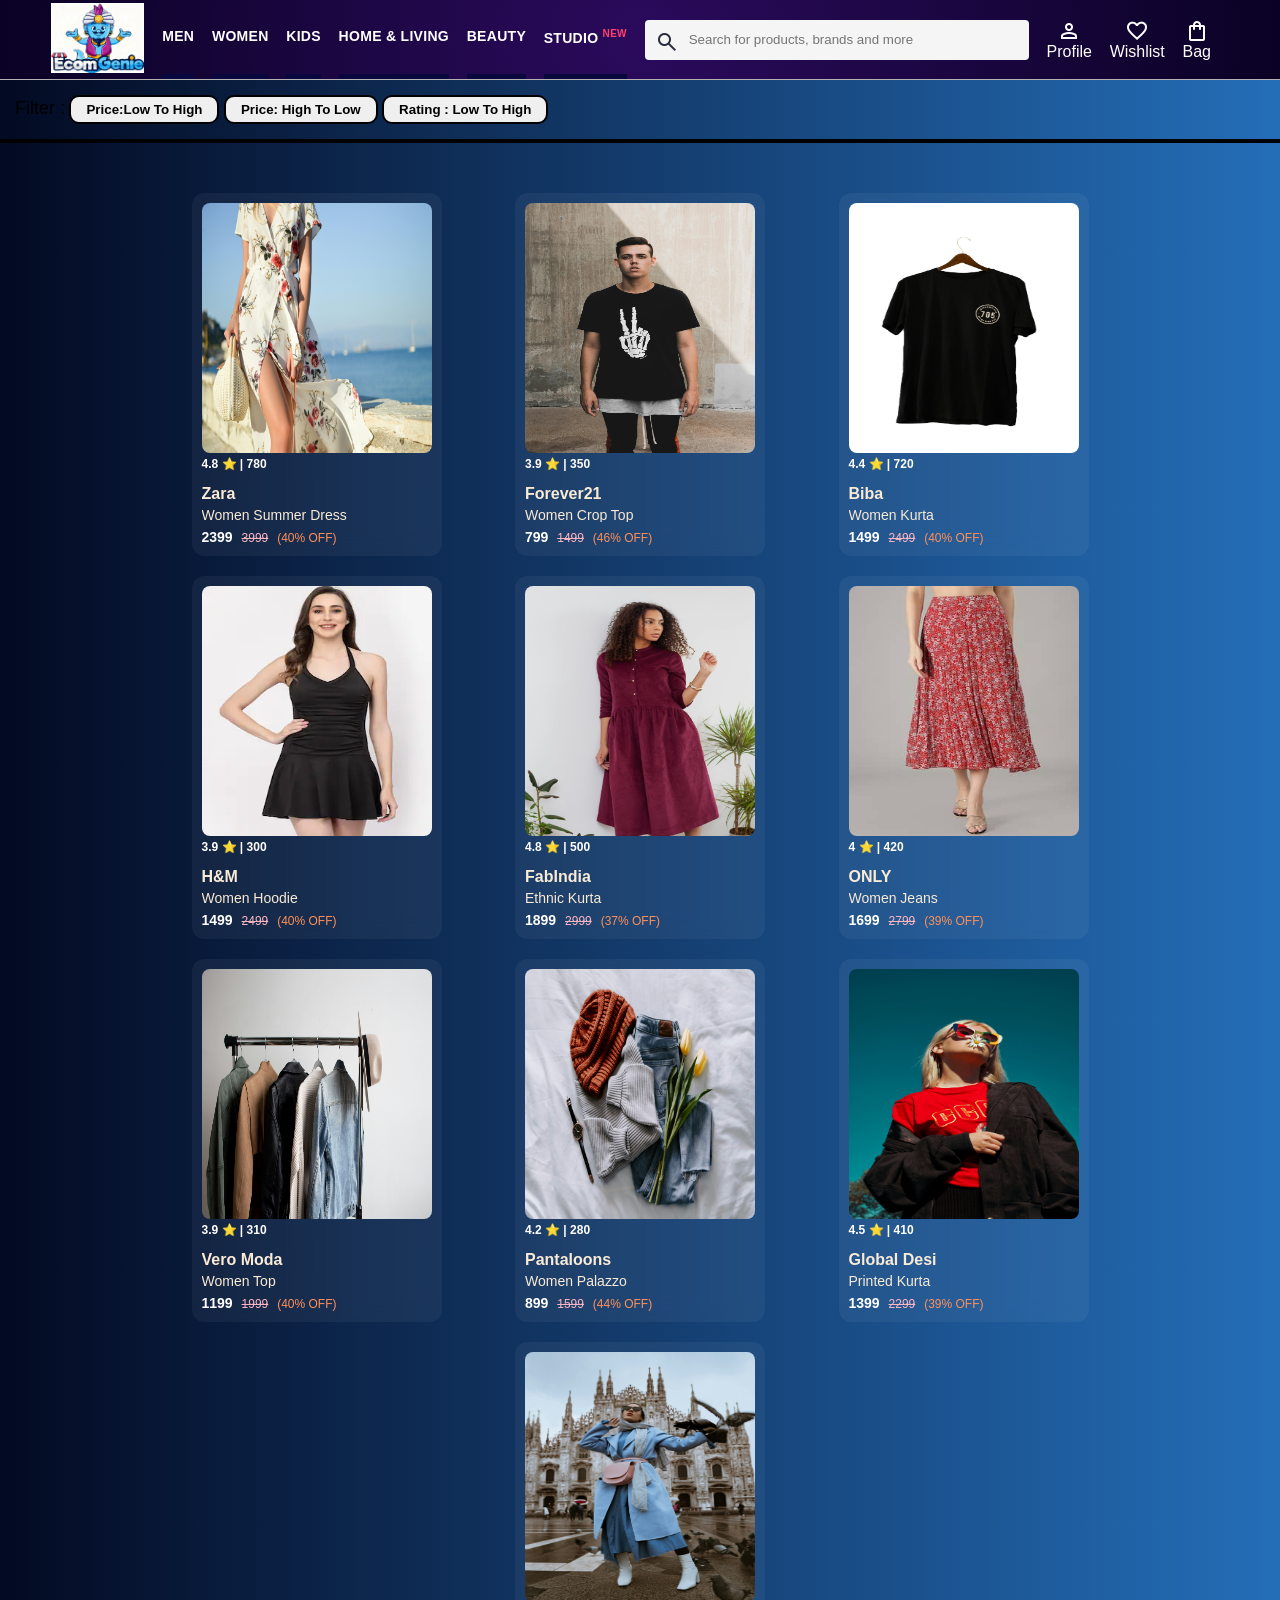
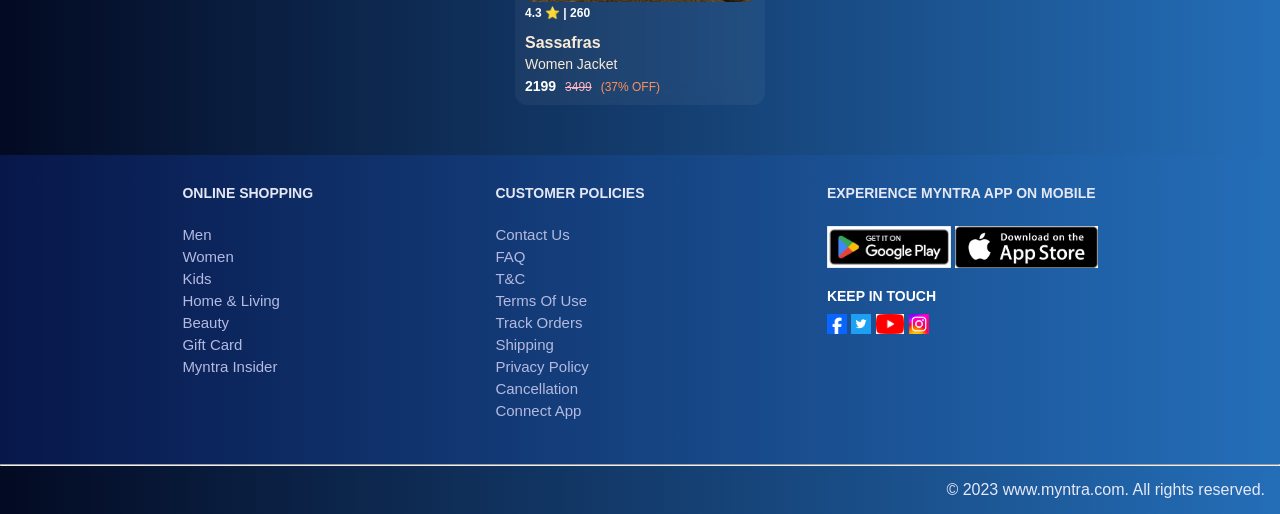
<file: pages/women.html>
<!DOCTYPE html>
<html lang="en">
<head>
    <meta charset="UTF-8">
    <meta name="viewport" content="width=device-width, initial-scale=1.0">
    <title>Document</title>
    <link rel="stylesheet" href="../css/index.css">
    <link rel="stylesheet" href="../css/bag.css">
    <link rel="stylesheet" href="https://fonts.googleapis.com/css2?family=Material+Symbols+Outlined:opsz,wght,FILL,GRAD@20..48,100..700,0..1,-50..200" />
</head>
<body>
     <header>
         <div class="logo_container">
            <a href="../dashboard.html"><img class="myntra_home" src="../images/logo.jpg" alt="Myntra Home"></a>
        </div>
        <nav class="nav_bar">
            <a href="mens.html">Men</a>
            <a href="women.html">Women</a>
            <a href="kids.html">Kids</a>
            <a href="home_living.html">Home & Living</a>
            <a href="beauty.html">Beauty</a>
            <a href="studio.html">Studio <sup>New</sup></a>
        </nav>
        <div class="search_bar">
            <span class="material-symbols-outlined search_icon">search</span>
            <input class="search_input" placeholder="Search for products, brands and more" id="searchInput" onkeyup="searchProducts()">
        </div>
        <div class="action_bar">
           <div class="action_container" >
                <span class="material-symbols-outlined action_icon"style="color: white;">person</span>
                <span class="action_name" style="cursor: pointer; color: white;">Profile</span>

        
                 <div  class="dropdown">
                 <p onclick="logoutUser()"style="color: white;">Logout</p>
                 </div>
            </div>

            <a href="wishlist.html" class="action_container">
                <span class="material-symbols-outlined action_icon"style="color: white;">favorite</span>
                <span class="action_name"style="color: white;">Wishlist</span>
            </a>

            <a class="action_container" href="../pages/bag.html">
                <span class="material-symbols-outlined action_icon" style="color: white;">shopping_bag</span>
                <span class="action_name" style="color: white;">Bag</span>
                <span class="bag-item-count">0</span>
            </a>
        </div>
    </header>
    <main>
           <div class="filter_container">
            <span style="font-size: large;font-weight: 500;"> Filter :</span>
            <button onclick="sortLowToHigh()" style=" padding: 5px 15px ; border: 2px solid black; border-radius: 10px; font-weight: 600; cursor: pointer;">Price:Low To High</button>
            <button onclick="sortHighToLow()" style=" padding: 5px 15px ; border: 2px solid black; border-radius: 10px; font-weight: 600;cursor: pointer;">Price: High To Low</button>
            <button onclick="sortRating()" style=" padding: 5px 15px ; border: 2px solid black; border-radius: 10px; font-weight: 600;cursor: pointer;">Rating : Low To High</button>
          
        </div>


        </div>
        <hr style="border: 2px solid black;">
    <div class="women-container">

    </div>
    </main>
    <footer>
        <div class="footer_container">
            <div class="footer_column">
                <h3>ONLINE SHOPPING</h3>

                <a href="#">Men</a>
                <a href="#">Women</a>
                <a href="#">Kids</a>
                <a href="#">Home & Living</a>
                <a href="#">Beauty</a>
                <a href="#">Gift Card</a>
                <a href="#">Myntra Insider</a>
            </div>

            <div class="footer_column">
                <h3>CUSTOMER POLICIES</h3>

                <a href="#">Contact Us</a>
                <a href="#">FAQ</a>
                <a href="#">T&C</a>
                <a href="#">Terms Of Use</a>
                <a href="#">Track Orders</a>
                <a href="#">Shipping</a>
                <a href="#">Privacy Policy</a>
                <a href="#">Cancellation</a>
                <a href="#">Connect App</a>
            </div>

            <div class="footer_column">
                <h3>EXPERIENCE MYNTRA APP ON MOBILE</h3>
                <div class="app_icon">
                <a href="#"><img src="../images/google play.png" class="app_icon"></a>
                <a href="#"><img class="app_icon" src="../images/app store.png"></a>
                </div>
                <div class="social_heading">KEEP IN TOUCH</div>
                <div class="social_icon">
                    <a href="#"><img src="../images/facebook.png"></a>
                    <a href="#"><img src="../images/twitter.png"></a>
                    <a href="#"><img src="../images/youtube.png"></a>
                    <a href="#"><img src="../images/instagram.jpeg"></a>
                </div>

            </div>
        </div>
        <hr>
        
        <div class="copyright" >
            © 2023 www.myntra.com. All rights reserved.
        </div>
    </footer>
    <script src="../data/item.js"></script>
   
    <script src="../scripts/women.js"></script>
    <script src="../scripts/product_detail.js"></script>
    <script src="../scripts/index.js"></script>
    
    
</body>
</html>
</file>
<file: login_register.css>
body {
  margin: 0;
  height: 100vh;
  display: flex;
  justify-content: center;
  align-items: center;
  background: radial-gradient(circle, #2b0a5c, #0a0225);
  font-family: Arial, sans-serif;
  color: white;
  
}
.container {
  display: flex;
  flex-direction: column;
  align-items: center;
}

.welcom {
  font-size: 30px;
  font-weight: bold;
  margin-bottom: 45px;
  text-align: center;
  letter-spacing: 2px;

  color: white;

  
  text-shadow: 0 0 10px rgba(0,255,255,0.7),
               0 0 20px rgba(138,43,226,0.6);


  overflow: hidden;
  white-space: nowrap;
  border-right: 3px solid white;
  width: 0;

  animation: typing 8s steps(18) infinite alternate,
             blink 2s step-end ;
}


@keyframes typing {
  0% { width: 0 }
  50% { width: 95% }
  70%{width: 95%}
  100%{width:0}

}



.login-box {
  width: 350px;
  padding: 40px 30px;
  border-radius: 30px;
  background: rgba(255, 255, 255, 0.05);
  backdrop-filter: blur(15px);
  border: 2px solid rgba(0,255,255,0.4);
  box-shadow: 0 0 30px rgba(138,43,226,0.6),
              inset 0 0 20px rgba(255,255,255,0.1);
  position: relative;
}

.top-icon {
  position: absolute;
  top: -25px;
  left: 50%;
  transform: translateX(-50%);
  background: #111;
  padding: 10px;
  border-radius: 50%;
  box-shadow: 0 0 15px rgb(162, 200, 200);
  font-size: 20px;
}

.input-box {
  display: flex;
  align-items: center;
  background: rgba(255,255,255,0.2);
  border-radius: 20px;
  margin: 15px 0;
  padding: 10px;
}

.input-box :hover {
  transform: scale(1.05);
  box-shadow: 0 0 30px rgb(140, 140, 219);
}

.input-box span {
  margin-right: 10px;
}

.input-box input {
  border: none;
  outline: none;
  background: transparent;
  color: white;
  width: 100%;
}

.options {
  display: flex;
  justify-content: space-between;
  font-size: 12px;
  margin: 10px 0;
}

.options a {
  color: #ccc;
  text-decoration: none;
}

button {
  width: 100%;
  padding: 12px;
  border: none;
  border-radius: 25px;
  background: linear-gradient(90deg, #00c6ff, #8a2be2);
  color: white;
  font-weight: bold;
  margin-top: 15px;
  cursor: pointer;
  box-shadow: 0 0 20px rgba(0,255,255,0.5);
  transition: 0.3s;
}

button:hover {
  transform: scale(1.05);
  box-shadow: 0 0 30px rgba(0,255,255,0.9);
}

.signup_op{
    font-size: 15px;
    margin: 20px 0;
    text-align: right;
}

.signup_op a{
    color: white;
    text-decoration: none;
    cursor: pointer;
}
.welcome{
     align-items:center;
}




@media (max-width: 1024px) {

  .login-box {
    width: 320px;
    padding: 30px 25px;
  }
}



@media (max-width: 768px) {

  body {
    height: 100vh;
    padding: 10px;
  }
  .container{
    margin: 0 auto;
  
  }

  .login-box {
    width: 70%;
    max-width: 350px;
    padding: 25px 20px;
    border-radius: 20px;
    height:50%;
  }

  .top-icon {
    top: -20px;
    font-size: 16px;
  }

  .input-box {
    padding: 8px;
  }

  .options {
    flex-direction: column;
    gap: 5px;
    align-items: flex-start;
  }

  button {
    padding: 10px;
    font-size: 14px;
  }

  .signup_op {
    font-size: 13px;
    text-align: center;
  }
  .welcom{
   
    font-size: 22px;
    
  }
}

@media (max-width: 480px) {

  .login-box {
    padding: 20px 15px;
    width: 70%;
  }

  .input-box input {
    font-size: 12px;
  }

  .options {
    font-size: 11px;

  }
  .welcom{
    font-size: 19px;
  }
}
</file>
<file: signup.css>
body {
  margin: 0;
  height: 100vh;
  display: flex;
  justify-content: center;
  align-items: center;
  background: radial-gradient(circle, #2b0a5c, #0a0225);
  font-family: Arial, sans-serif;
  color: white;
}

.top-icon{
    position: absolute;
    top: -40px;
    left: 50%;
    transform: translateX(-50%);
    background: #111;
    padding: 10px;
    border-radius: 50%;
    box-shadow: 0 0 15px rgb(162, 200, 200);
    font-size: 20px;
}

.container {
  width: 350px;
  margin: 100px auto;
  padding: 40px 30px;
  backdrop-filter: blur(15px);
  background: rgba(255, 255, 255, 0.05);
  border: 2px solid rgba(0,255,255,0.4);
  box-shadow: 0 0 30px rgba(138,43,226,0.6),
              inset 0 0 20px rgba(255,255,255,0.1);
  position: relative;
  border-radius: 30px;
}

input {
  width: 90%;
  padding: 10px;
  border: 1px;
  background: rgba(255,255,255,0.2);
  border-radius: 20px;
  margin: 15px 0;
}

input:hover{
  transform: scale(1.05);
  box-shadow: 0 0 30px rgba(0,255,255,0.9);
}

button {
  width: 100%;
  padding: 12px;
  border: none;
  border-radius: 25px;
  background: linear-gradient(90deg, #00c6ff, #8a2be2);
  color: white;
  font-weight: bold;
  margin-top: 15px;
  cursor: pointer;
  box-shadow: 0 0 20px rgba(0,255,255,0.5);
  transition: 0.3s;
}

button:hover {
  background: rgb(119, 119, 232);
}



@media (max-width: 1024px) {

  .container {
    transform: scale(0.9);
  }
}

@media (max-width: 768px) {

  body {
    height: 100vh;
    overflow: hidden;
  }

  .container {
    transform: scale(0.85);
  }
}


@media (max-width: 480px) {

  .container {
    transform: scale(0.75);
  }
}
</file>
<file: css/index.css>
* {
    margin: 0;
    padding: 0;
    font-family: Assistant,-apple-system,BlinkMacSystemFont,Segoe UI,Roboto,Helvetica,Arial,sans-serif;
    box-sizing: border-box;
    
}
body{
    margin: 0;
    background: linear-gradient(to right, #030a22, #246eb8);
}
header {
    display: flex;
    background: radial-gradient(circle, #2b0a5c, #0a0225);
    height: 80px;
    justify-content: space-between;
    align-items: center;
    border-bottom: 1px solid #b6b1b1;
}
.myntra_home {
    height: 70px;
}
.logo_container {
    margin-left: 4%;
}
.action_bar {
    margin-right: 4%;
}
.nav_bar {
    display: flex;
    min-width: 500px;
    justify-content: space-evenly;
}
.nav_bar a {
    font-size: 14px;
    letter-spacing: .3px;
    color: white;
    font-weight: 700;
    text-transform: uppercase;
    text-decoration: none;
    padding: 28px 0;
    border-bottom: 5px solid rgb(8, 8, 63);
}
.nav_bar a:hover {
    border-bottom: 4px solid rgb(150, 150, 216);
}

.nav_bar a sup {
    color: #ff3f6c;
    font-size: 10px;
}

.search_bar {
    height: 40px;
    min-width: 200px;
    width: 30%;
    display: flex;
    align-items: center;
}
.search_icon {
    box-sizing: content-box;
    height: 20px;
    padding: 10px;
    background-color: #f5f5f6;
    color: #282c3f;
    font-weight: 300;
    border-radius: 4px 0 0 4px;
}
.search_input {
    color: #696e79;
    background-color: #f5f5f6;
    flex-grow: 1;
    height: 40px;
    border: 0;
    border-radius: 0 4px 4px 0;
}

.action_bar {
    display: flex;
    min-width: 200px;
    justify-content: space-evenly;
    align-items: center;
}

.action_container {
    display: flex;
    flex-direction: column;
    align-items: center;
    text-decoration: none;
    position: relative;
}

.footer_container {
    padding: 30px 0px 40px 0px;
    
    display: flex;
    justify-content: space-evenly;
     background: linear-gradient(to right, #07174a, #246eb8);
}

.footer_column {
    display: flex;
    flex-direction: column;
}

.footer_column h3 {
    color: #e4e7f5;
    font-size: 14px;
    margin-bottom: 25px;
}

.footer_column a {
    color: #b4bae0;
    font-size: 15px;
    text-decoration: none;
    padding-bottom: 5px;
}

.copyright {
    color: #e6e9f8;
    text-align: end;
    padding: 15px;
}


.items-container, .men-container, .women-container, .kid-container, .home-container,.beauty-container,.studio-container,.wishlist-item{
    width: 80%;
    margin: 40px  10% ;
    display:flex;
    justify-content: space-evenly;
    flex-wrap: wrap;
}
.item-container{
    width: 250px;
    margin: 10px;
    background:rgba(255,255,255,0.05);
    backdrop-filter: blur(10px);
    padding:10px;
    border-radius: 12px;
    
 
}
.item-container:hover{
    
    box-shadow: 0 5px 20px whitesmoke;

}
.item-img{
    width:100%;
    height: 250px;
    border-radius: 8px;
}
.rating{
    font-size: 12px;
    font-weight: 700;
    color: white;
}
.company-name{
    margin-top: 15px;
    font-size: 16px;
    font-weight: 700;
    line-height: 1;
    color: antiquewhite;
    margin-bottom: 6px;
    overflow: hidden;
    text-overflow: ellipsis;
    white-space: nowrap;
}
.item-name{
    color: pink;
    font-size: 14px;
    line-height: 1;
    margin-bottom: 0;
    margin-top: 0;
    overflow: hidden;
    text-overflow: ellipsis;
    white-space: nowrap;
    font-weight: 400;
    display: block;
}
.price{
    margin-top: 8px;
    font-size: 14px;
    line-height: 15px;
    color: #282c3f;
    white-space: nowrap;
}
.current-price{
    font-size: 14px;
    font-weight: 700;
    color: white;
}
.original-price{
    text-decoration: line-through;
    color: lightpink;
    font-weight: 400;
    margin-left: 5px;
    font-size: 12px;
}
.discount{
    color: #ff905a;
    font-weight: 400;
    font-size: 12px;
    margin-left: 5px;
}
.btn-add-bag{
     margin-top: 8px;
     font-size: 18px;
     width:100%;
     background-color: skyblue;
     border: 2px solid black;
     padding: 5px 15px ;
     border-radius: 10px;
     cursor: pointer;
}
.btn-add-bag:hover{
    box-shadow: 0 5px 20px lightcyan;
}
.bag-item-count{
    background-color: rgb(15, 187, 245);
    white-space: nowrap;
    text-align: center;
    line-height: 18px;
    padding: 0 6px;
    height: 18px;
    position: absolute;
    border-radius: 50%;
    font-size: 12px;
    color: #fff;
    top: 0;
    font-weight: 700;
    cursor: pointer;
    right:-5px
}
.action_container {
    text-decoration: none;
    color: black;
    cursor: pointer;
    position: relative;
}
a.action_container:link {
    color:black;
}

.banner_container {
    margin: 40px 0;
}
.banner_image {
    width: 100%;
}

.category_heading {
    text-transform: uppercase;
    color: antiquewhite;
    letter-spacing: .15em;
    font-size: 1.8em;
    margin: 50px 0 10px 30px;
    max-height: 5em;
    font-weight: 700;
}

.category_items {
    display: flex;
    flex-wrap: wrap;
    justify-content: space-evenly;
}

.sale_item {
    width: 250px;
}

.app_icons{
    display: flex;
    gap: 12px;
    margin-top: 10px;
}

.app_icon{
    height: 42px;
    cursor: pointer;
}

.social_icon{
    display: block;
    gap: 15px;
    margin-top: 10px;
}

.social_icon img{
    height: 20px;
    cursor: pointer;
}

.social_heading{
    font-size: 14px;
    font-weight: 600;
    margin-top: 20px;
    color: white;
}

.btn-remove-wish{
    margin-top: 8px;
     font-size: 18px;
     width:100%;
     background-color: skyblue;
     border: 2px solid black;
     padding: 5px 15px ;
     border-radius: 10px;
     cursor: pointer;
}
.btn-remove-wish:hover{
    box-shadow: 0 5px 20px lightcyan;
}

.filter_container {
    position: relative;
    margin: 15px;
    z-index: 1000;
}
.filter_container button{
    padding: 5px 15px ; border: 2px solid black; border-radius: 10px; font-weight: 600;cursor: pointer;
}

.dropdown {
    display: none;
    position: absolute;
    top: 45px;
    left: 0;
    background:radial-gradient(circle, #2b0a5c, #0a0225);
    border: 1px solid #ccc;
    width: 120px;
    box-shadow: 0 2px 10px rgba(0,0,0,0.1);
    padding: 5px 0;
    border-radius: 4px;
}

.dropdown p {
    margin: 0;
    padding: 10px;
    cursor: pointer;
}

.action_container:hover .dropdown {
    display: block;
}



@media (max-width: 1024px) {
    .item-container {
        width: 45%;
    }
    .search_bar {
        width: 40%;
    }
}

@media (max-width: 768px) {

    body{
        overflow-x: hidden;
    }
    header {
        flex-wrap: wrap;
        height: auto;
        padding: 10px;
        width: 100%;
        overflow-x: hidden;
        
    }

    .nav_bar {
        min-width: 0;
        flex-wrap: wrap;
        justify-content: center;
        gap: 10px;
    }

    .nav_bar a {
        padding: 10px;
        font-size: 12px;
    }

    .search_bar {
        width: 100%;
        margin: 10px 0;
    }

    .action_bar {
        width: 100%;
        justify-content: space-around;
        margin: 10px 0;
    }

    .item-container {
        width: 100%;
    }

    .item-img {
        height: auto;
    }
    .filter_container button {
         padding: 0 4px;
         border: 1px solid black;
}
       
    .footer_column h3 {
    color: #e4e7f5;
    font-size: 15px;
    margin-bottom: 25px;
    margin-left: 10px;
    
}

.footer_column a {
    color: #b4bae0;
    font-size: 13px;
    text-decoration: none;
    padding-bottom: 5px;
    padding-left: 10px;
}
.social_icon img{
    height: 20px;
    cursor: pointer;
}

.social_heading{
    font-size: 13px;
    font-weight: 600;
    margin-top: 20px;
    color: white;
    padding-left: 10px;
}


.app_icon{
    height: 26px;
    cursor: pointer;
}
  
}


@media (max-width: 480px) {

    .nav_bar a {
        font-size: 11px;
    }

    .btn-add-bag,
    .btn-remove-wish {
        font-size: 14px;
    }

    .item-name {
        font-size: 12px;

    }
    .footer_column h3 {
    color: #e4e7f5;
    font-size: 10px;
    margin-bottom: 25px;
    margin-left: 10px;
    
}

.footer_column a {
    color: #b4bae0;
    font-size: 10px;
    text-decoration: none;
    padding-bottom: 5px;
    padding-left: 10px;
}
.social_icon img{
    height: 17px;
    cursor: pointer;
}

.social_heading{
    font-size: 13px;
    font-weight: 600;
    margin-top: 20px;
    color: white;
    padding-left: 10px;
}


.app_icon{
    height: 24px;
    cursor: pointer;
}

}
</file>
<file: css/bag.css>
.bag-items-container {
  display: inline-block;
  width: 64%;
  padding-right: 20px;
  border-right: 1px solid #eaeaec;
  padding-top: 32px;
  color: #282c3f;
  font-size: 13px;
  line-height: 1.42857143;
  border-radius: 5px;
}

.bag-page {
  width: 90%;
  margin: 0 auto;
}

.bag-summary {
  vertical-align: top;
  display: inline-block;
  width: 35%;
  padding: 24px 0 0 16px;
  color: #282c3f;
  font-size: 13px;
  line-height: 1.42857143;
}

.bag-details-container {
  margin-bottom: 16px;
}

.price-header {
  font-size: 12px;
  font-weight: 700;
  margin: 24px 0 16px;
  color: antiquewhite;
}

.price-item {
  margin-bottom: 12px;
  line-height: 16px;
  font-size: 14px;
  color: antiquewhite;
}

.price-item-value {
  float: right;
}

.priceDetail-base-discount {
  color: antiquewhite;
}

.price-footer {
  font-weight: 700;
  font-size: 15px;
  padding-top: 16px;
  border-top: 1px solid #eaeaec;
  color:antiquewhite;
  line-height: 16px;
}

.btn-place-order {
  width: 100%;
  letter-spacing: 1px;
  font-size: 14px;
  font-weight: 600;
  border-radius: 10px;
  border-width: 0px;
  padding: 10px 16px;
  background-color: skyblue;
  color: black;
  cursor: pointer;
}

.bag-item-container {
  margin-bottom: 8px;
  background: linear-gradient(to right, #030a22, #246eb8);
  font-size: 14px;
  border: 1px solid #eaeaec;
  border-radius: 4px;
  position: relative;
  padding: 12px 12px 0;
}

.item-left-part {
  position: absolute;
  background: rgb(255, 242, 223);
  height: 148px;
  width: 111px;
}

.item-right-part {
  padding-left: 12px;
  position: relative;
  min-height: 148px;
  margin-left: 111px;
  margin-bottom: 12px;
}

.bag-item-img {
  width: 100%;
}
.company,.item-name{
  color: antiquewhite;
}

.return-period {
  display: inline-flex;
  font-size: 14px;
  padding-top: 8px;
  color: antiquewhite;
}

.return-period-days {
  font-weight: 700;
  margin-right: 4px;
  color:antiquewhite;
}

.delivery-details {
  margin-top: 5px;
  color: antiquewhite;
  font-size: 12px;
  letter-spacing: -.1px;
  margin-bottom: 8px;
  line-height: 15px;
}

.delivery-details-days {
  color: lightpink;
}

.remove-from-cart {
  position: absolute;
  font-size: 25px;
  top: 10px;
  right: 18px;
  width: 14px;
  height: 14px;
  cursor: pointer;
  color: aliceblue;
}



@media (max-width: 1024px) {

  .bag-page {
    width: 90%;
    margin-left: 5%;
  }

  .bag-items-container {
    width: 60%;
  }

  .bag-summary {
    width: 40%;
  }
}



@media (max-width: 768px) {

  .bag-page {
    width: 95%;
    margin-left: 2.5%;
  }

  .bag-items-container,
  .bag-summary {
    width: 100%;
    display: block;
    border-right: none;
    padding: 0;
  }

  .bag-summary {
    margin-top: 20px;
  }

  .bag-item-container {
    padding: 10px;
  }

  .item-left-part {
    position: static;
    width: 100%;
    height: auto;
  }

  .item-right-part {
    margin-left: 0;
    padding-left: 0;
  }

  .bag-item-img {
    height: auto;
  }

  .remove-from-cart {
    top: 5px;
    right: 10px;
    font-size: 20px;
  }
}



@media (max-width: 480px) {

  .price-item {
    font-size: 13px;
  }

  .price-footer {
    font-size: 14px;
  }

  .btn-place-order {
    font-size: 13px;
    padding: 8px;
  }

  .delivery-details {
    font-size: 11px;
  }
}
</file>
<file: css/product_detail.css>
* {
    margin: 0;
    padding: 0;
    font-family: Assistant,-apple-system,BlinkMacSystemFont,Segoe UI,Roboto,Helvetica,Arial,sans-serif;
    box-sizing: border-box;
}

.product-details{
    margin: 30px ;
    display: flex;
}

.product-image {
   float: left;
   width:58% ;
   display: block;
   padding: 10px;
}

.img{
    max-height:70vh;
    width: 100%;
    object-fit: cover;
} 

.product-detail-container{
    min-height: 82px;
    width: 42%;
    float: right;
    padding:10px;
    display: block;
}

.rating{
    font-size: 15px;
    margin-bottom:10px; 
}

.detail{
    color: aliceblue;
    font-weight: 700;
    font-size: 14px;
    margin:8px 0 8px 0;
}

.size-btn{
  padding: 9px 20px;
  border: 2px solid aliceblue;
  border-radius: 30px;
  background-color: aliceblue;
  color: black;
  font-weight: 600;
  cursor: pointer;
  margin-top: 5px;
}
.size-btn:hover{
  background-color: rgb(173, 178, 180);
  color: white;
}
.size-btn.selected{
  background-color: rgb(173, 177, 181);
  color: white;
  border-color: blue;
}

.action-container{
    display: flex;
    gap: 10px;
    margin: 25px 0 0;
}

.atb{
  padding: 15px 25px;
  border: 2px solid blue;
  font-size: 18px ;
  background-color: skyblue;
  color:black;
  font-weight: 600;
  cursor: pointer;
  width: 50%;
  display: flex;
  flex-wrap: wrap;
  align-items: center;
  gap: 5px;
}
.atb:hover{
  box-shadow: 0 5px 20px whitesmoke;
}

.w{
  display: flex;
  padding: 15px 25px;
  border: 2px solid rgb(183, 178, 178) ;
  color: black;
  align-items: center;
  font-size: 18px;
  font-weight: 600;
  justify-content: center;
  cursor: pointer;
  gap:5px;
  width: 50%;
  flex-wrap: wrap;
}
.w:hover{
  box-shadow: 0 5px 20px whitesmoke;
}
.delivery{
    margin:20px 0 15px 0 ;
}

.d{
    display: flex;
    font-weight: 600;
    font-size: 20px;
    gap: 8px;
    align-items: center;
    color: white;
}

.pincode-container{
      display: flex;
      align-items: center;
      gap: 10px;
      margin-top: 13px;
}

.pincode-container input{
  padding: 8px;
  border: 1px solid blue;
  border-radius: 4px;
}

.pincode-container button{
  padding: 8px 14px;
  border: none;
  background-color: skyblue;
  color: black;
  border-radius: 4px;
  cursor: pointer;
}
.pincode-container button:hover{
  box-shadow: 0 5px 20px whitesmoke;
  
}

.product_info{
    margin:20px 0 20px 0 ;
    color: aliceblue;
}

.information{
  max-width: 600px;
  font-family: Arial;
  color: white;
}



@media (max-width: 1024px) {

  .product-image {
    width: 55%;
  }

  .product-detail-container {
    width: 45%;
  }

  .img {
    max-height: 60vh;
  }
}



@media (max-width: 768px) {

  .product-details {
    flex-direction: column;   
  }

  .product-image,
  .product-detail-container {
    width: 100%;
    float: none;
  }

  .img {
    max-height: 300px;
  }

  .action-container {
    flex-direction: column;
  }

  .atb,
  .w {
    width: 100%;
  }

  .pincode-container {
    flex-direction: column;
    align-items: flex-start;
  }

  .pincode-container input,
  .pincode-container button {
    width: 100%;
  }
}


@media (max-width: 480px) {

  .product-details {
    margin: 10px;
  }

  .d {
    font-size: 16px;
  }

  .atb,
  .w {
    font-size: 14px;
    padding: 10px;
  }

  .size-btn {
    padding: 6px 12px;
    font-size: 12px;
  }
}
</file>
